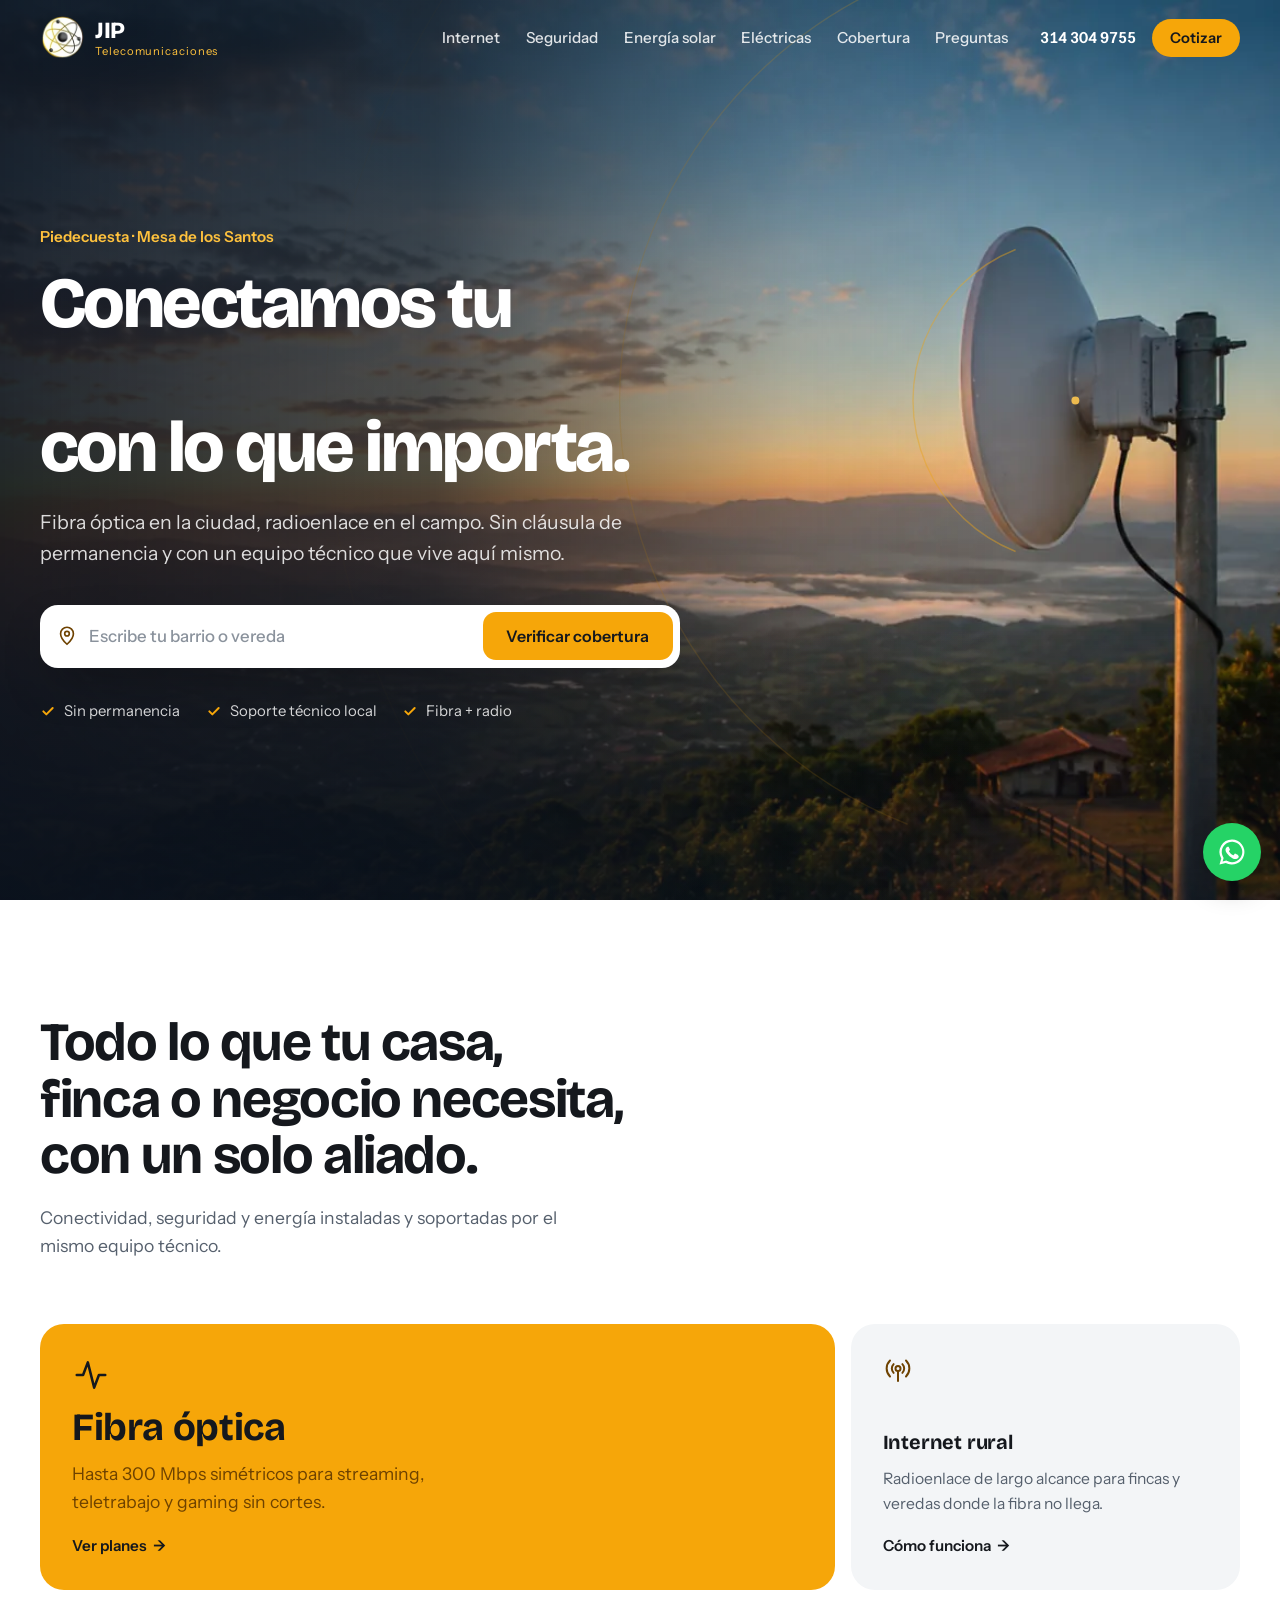
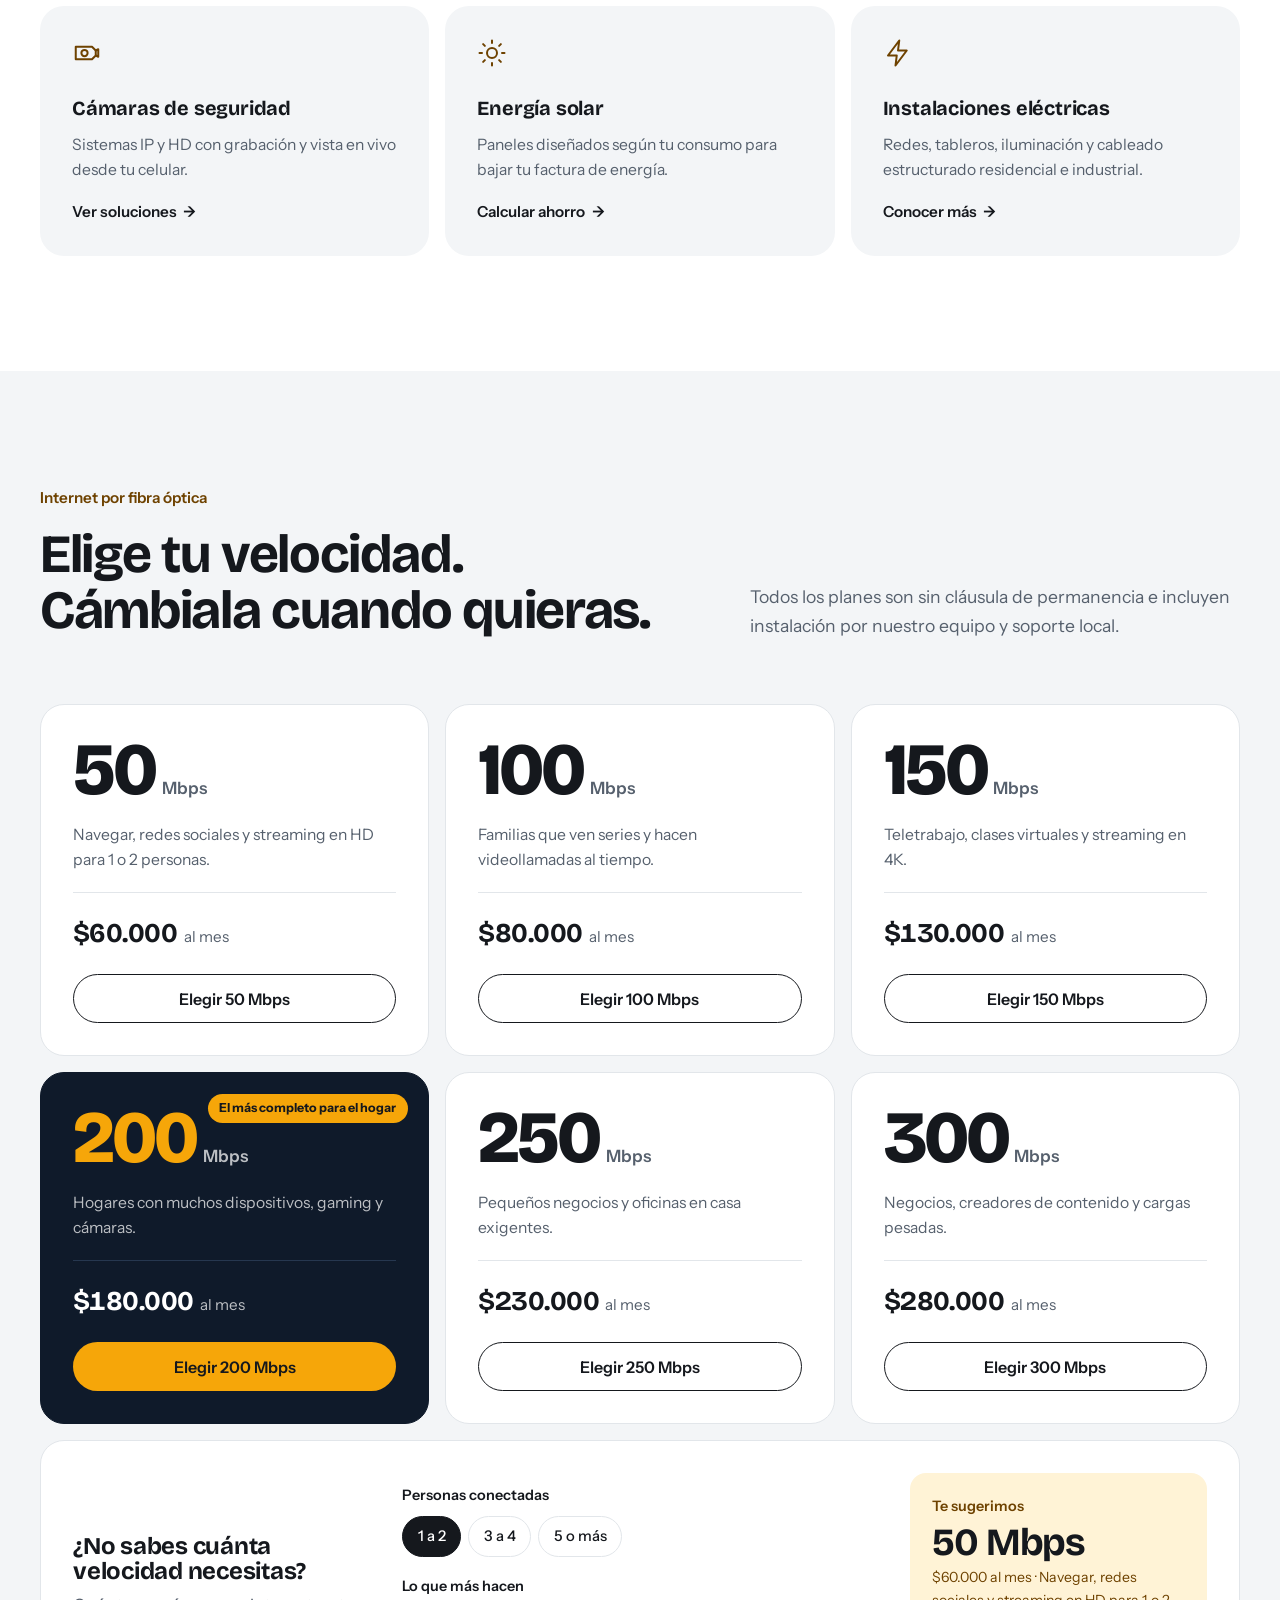
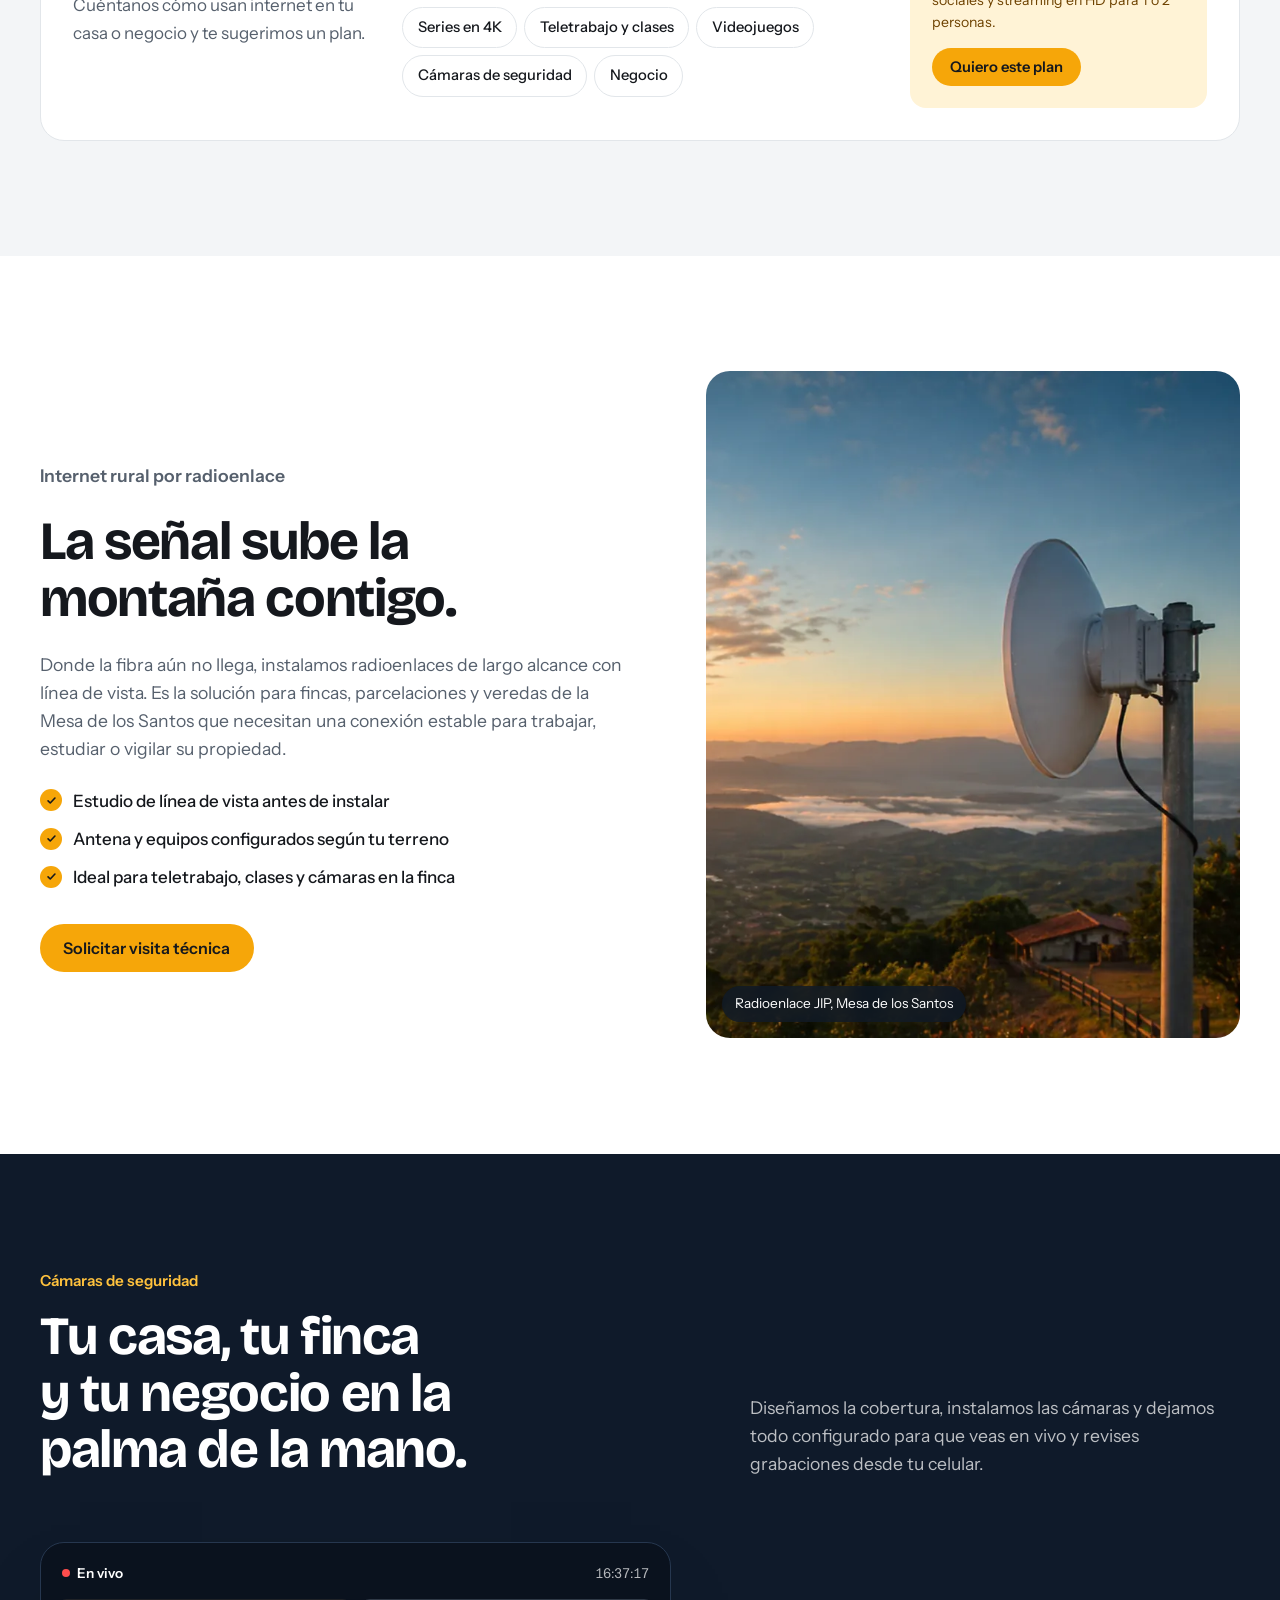
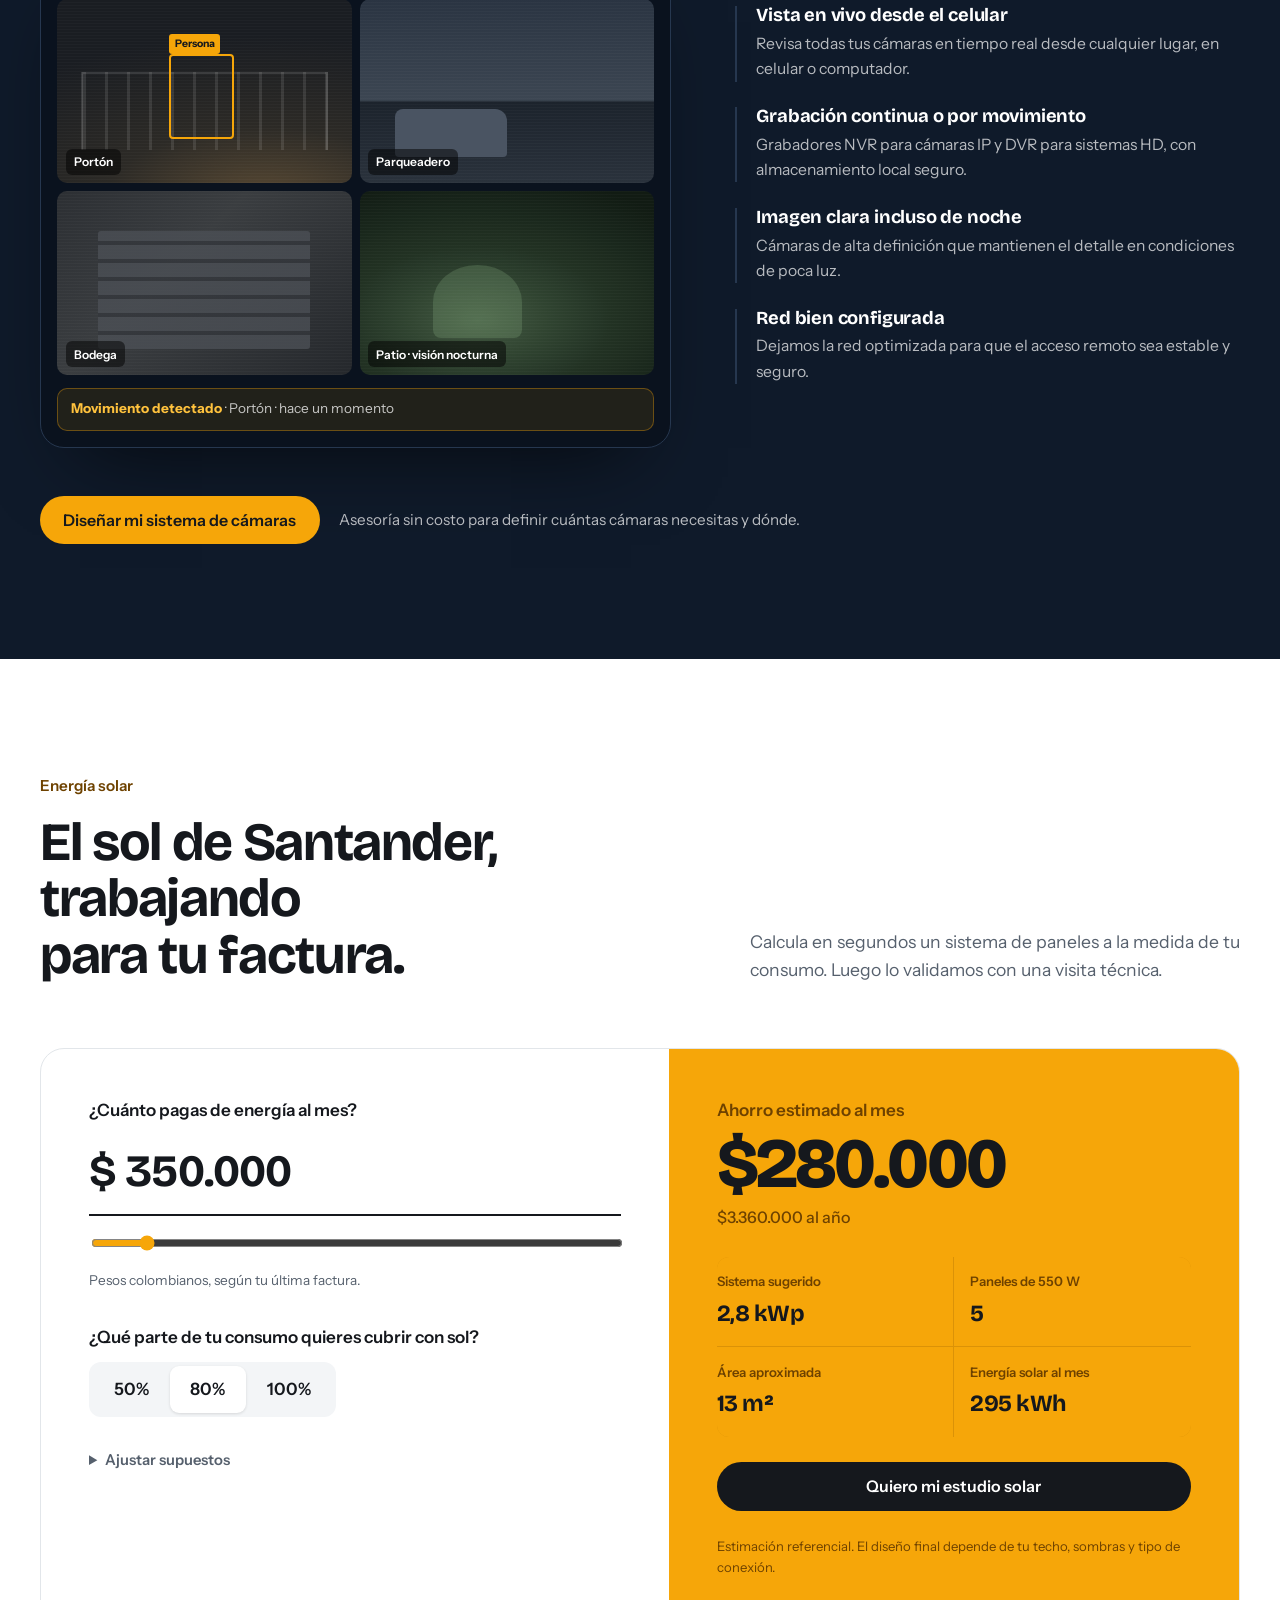
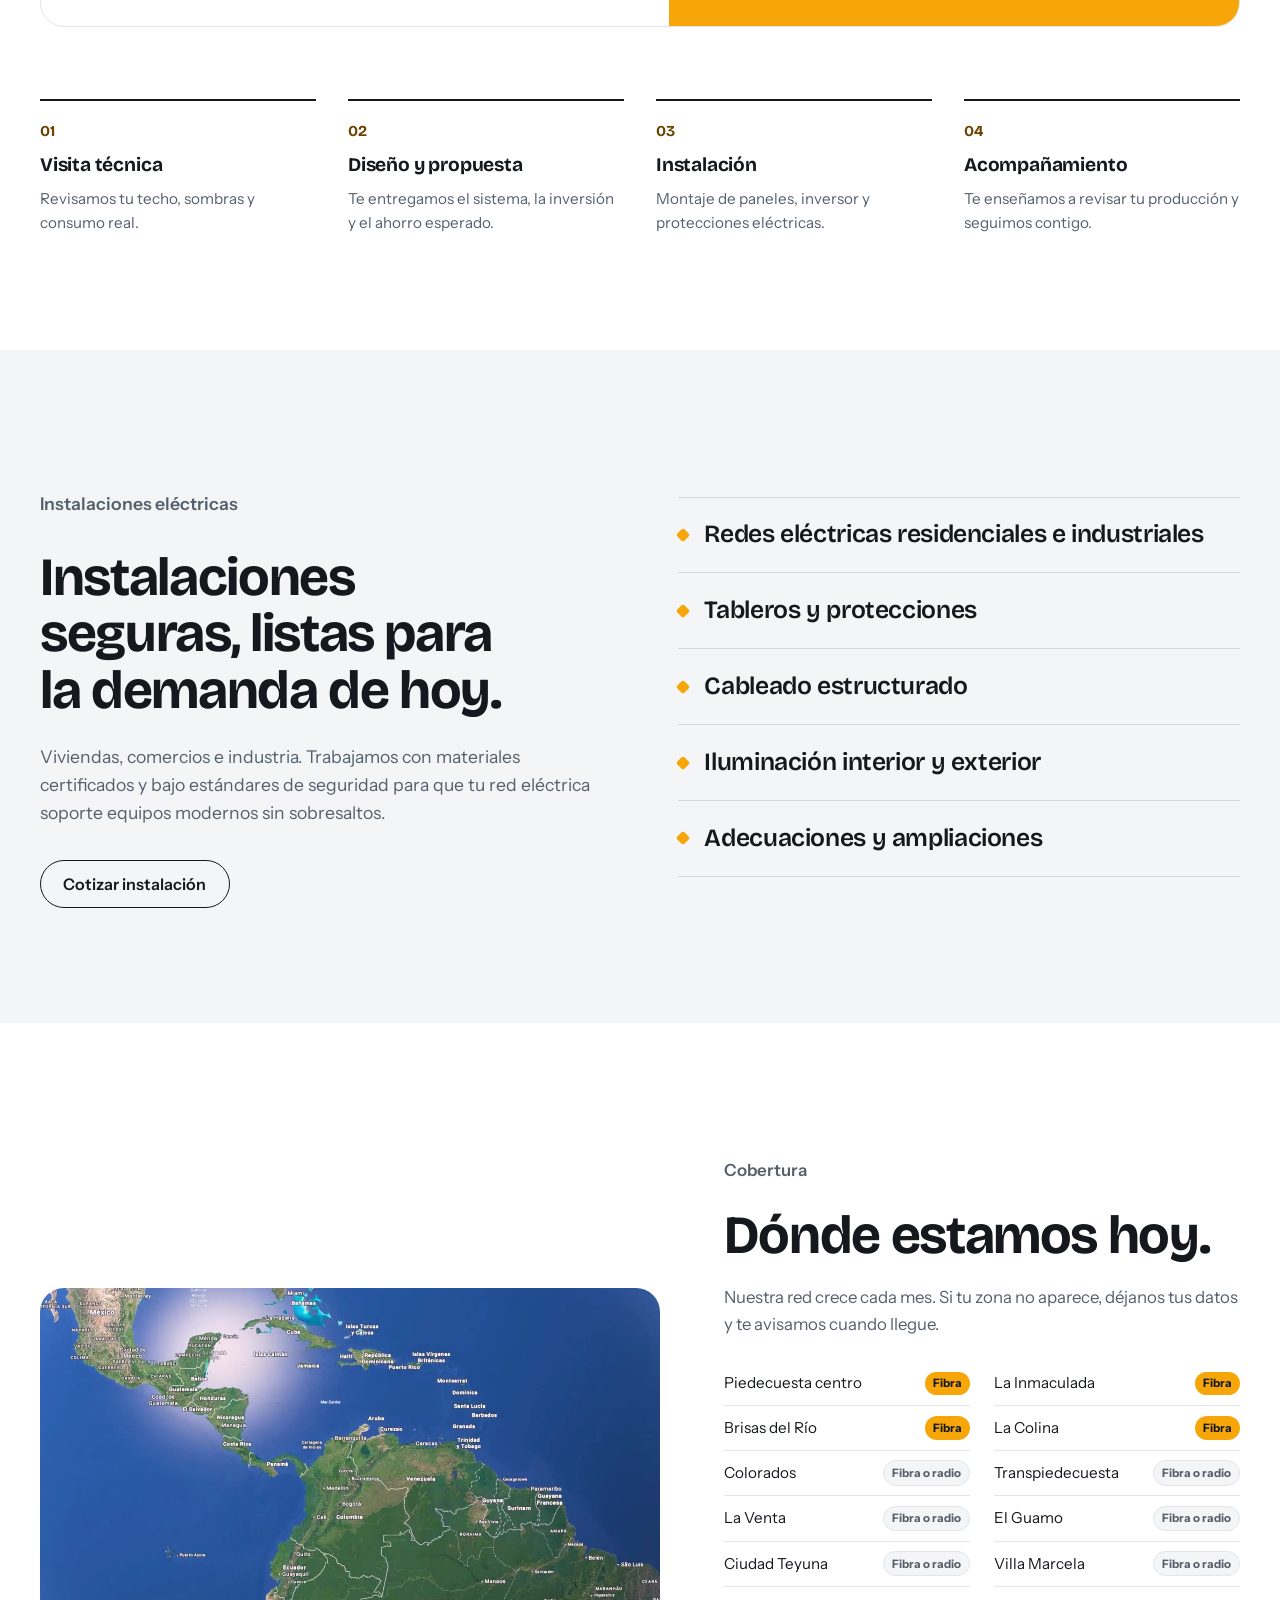
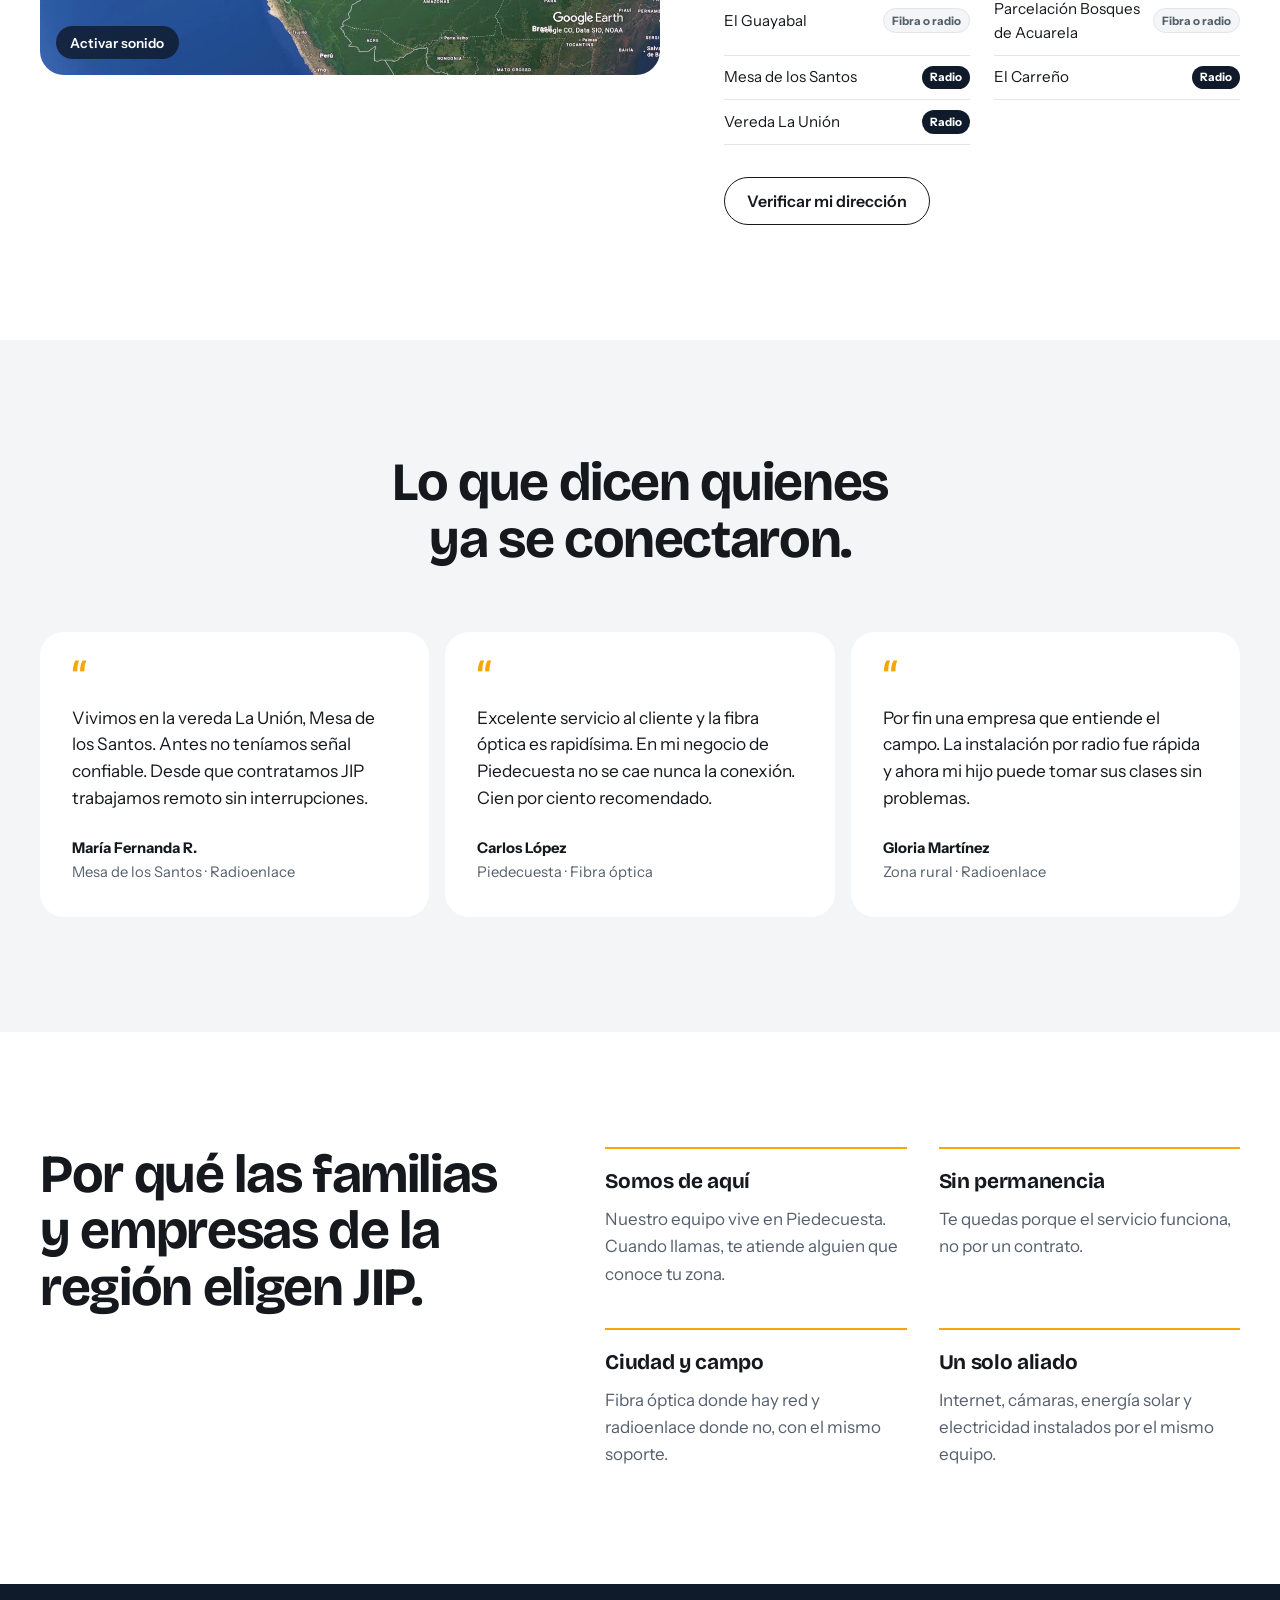
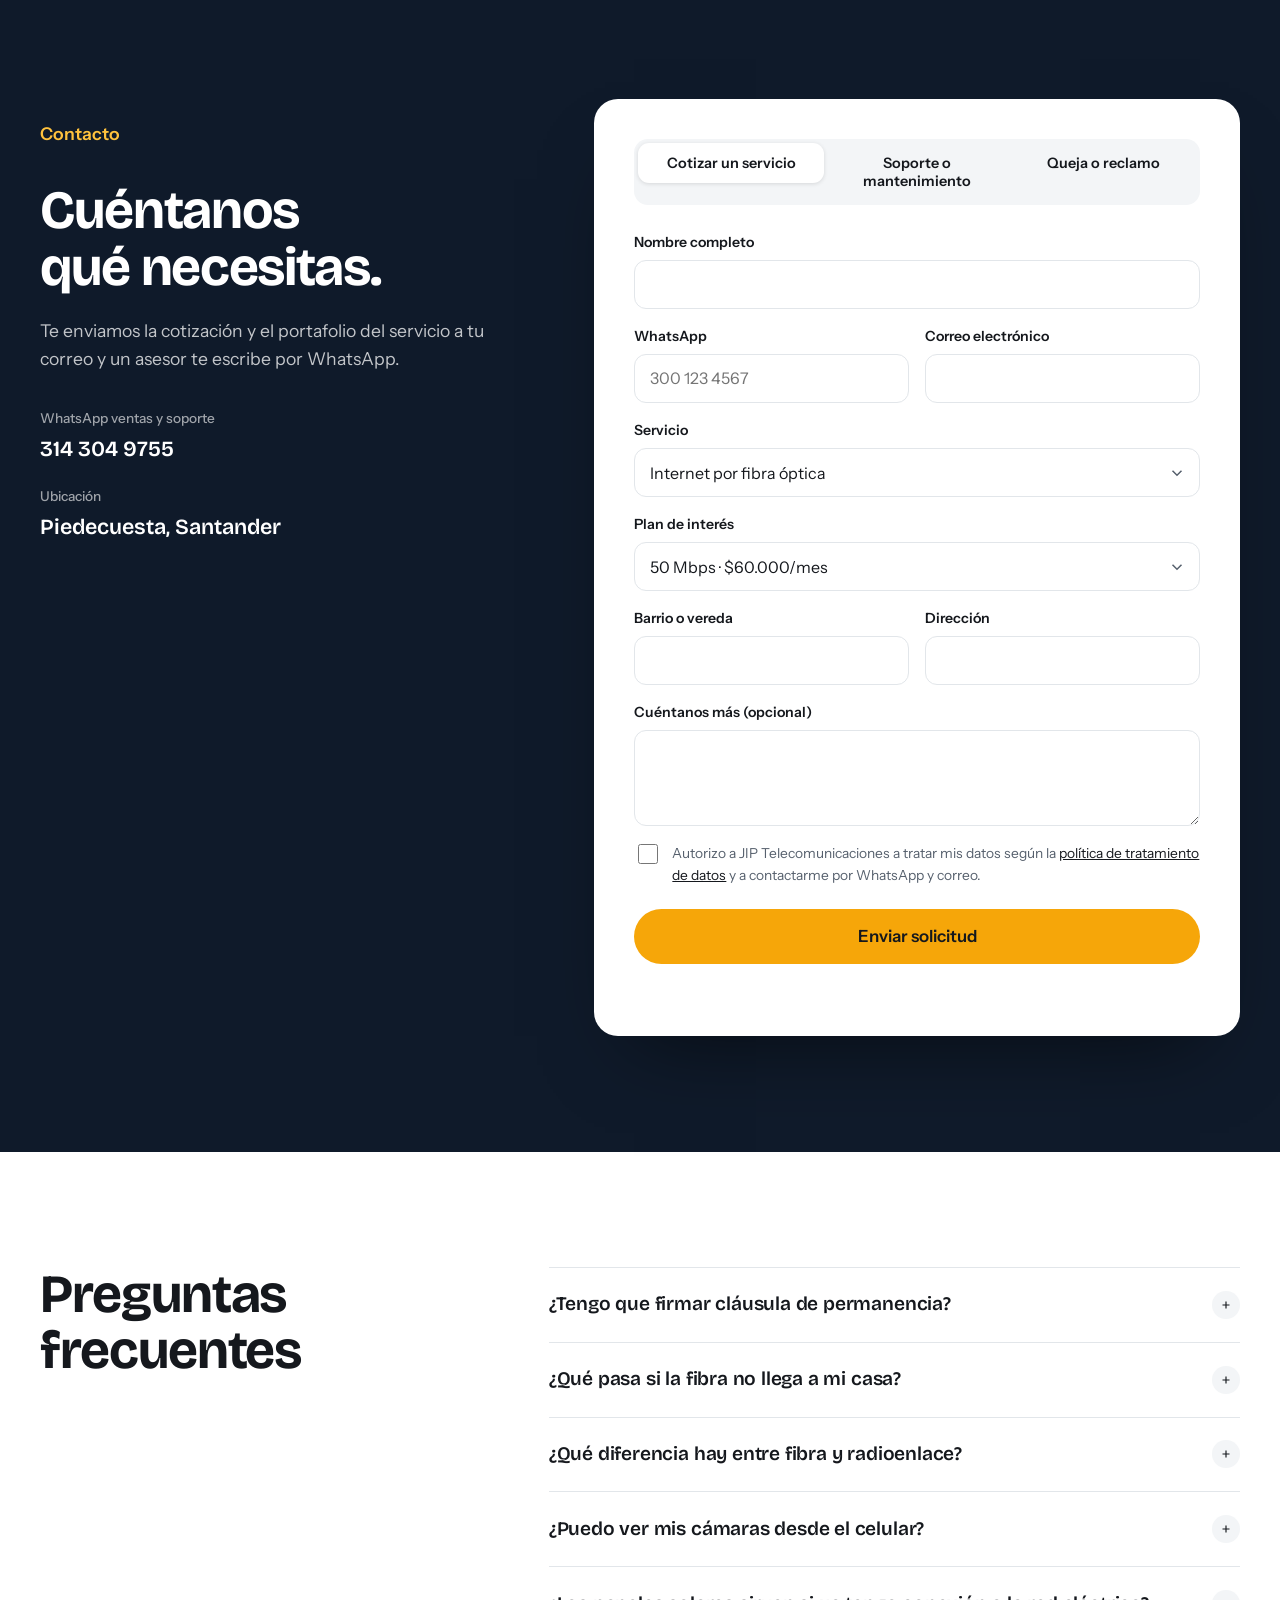
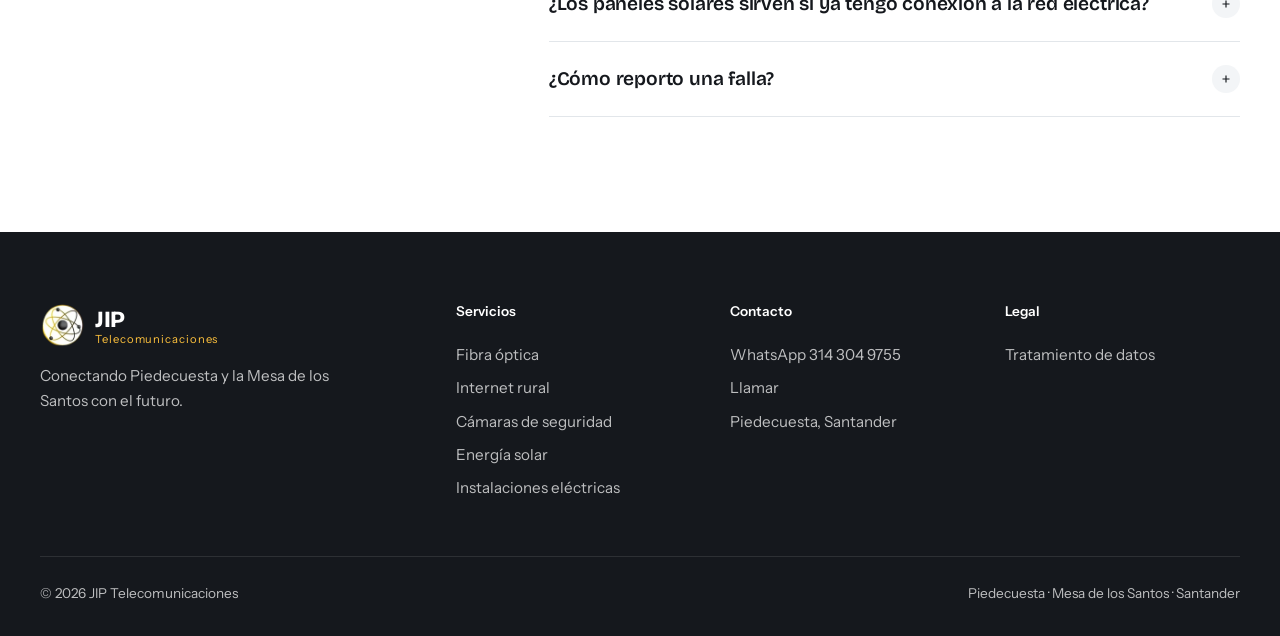
<file: index.html>
<!doctype html>
<html lang="es">
<head>
  <meta charset="utf-8">
  <meta name="viewport" content="width=device-width, initial-scale=1, viewport-fit=cover">
  <title>JIP Telecomunicaciones · Fibra óptica, internet rural, cámaras y energía solar en Piedecuesta</title>
  <meta name="description" content="Internet por fibra óptica en Piedecuesta y radioenlace en la Mesa de los Santos, sin cláusula de permanencia. Cámaras de seguridad, energía solar e instalaciones eléctricas con soporte local.">
  <meta name="theme-color" content="#0f1a2a">
  <meta property="og:title" content="JIP Telecomunicaciones">
  <meta property="og:description" content="Fibra óptica, internet rural, cámaras de seguridad y energía solar en Piedecuesta y la Mesa de los Santos.">
  <meta property="og:image" content="og.jpg">
  <meta property="og:type" content="website">
  <link rel="icon" href="favicon.png">
  <link rel="preconnect" href="https://fonts.googleapis.com">
  <link rel="preconnect" href="https://fonts.gstatic.com" crossorigin>
  <link href="https://fonts.googleapis.com/css2?family=Bricolage+Grotesque:opsz,wght@12..96,500;12..96,700;12..96,800&family=Instrument+Sans:wght@400;500;600&display=swap" rel="stylesheet">
  <link rel="preload" as="image" href="hero.webp" type="image/webp">
  <link rel="stylesheet" href="styles.css">
  <script type="application/ld+json">
  {
    "@context": "https://schema.org",
    "@type": "LocalBusiness",
    "name": "JIP Telecomunicaciones",
    "description": "Internet por fibra óptica y radioenlace, cámaras de seguridad, energía solar e instalaciones eléctricas.",
    "telephone": "+57 314 304 9755",
    "areaServed": ["Piedecuesta", "Mesa de los Santos"],
    "address": { "@type": "PostalAddress", "addressLocality": "Piedecuesta", "addressRegion": "Santander", "addressCountry": "CO" }
  }
  </script>
</head>
<body>
  <a class="skip" href="#contenido">Saltar al contenido</a>

  <!-- ══════════ ENCABEZADO ══════════ -->
  <header class="site-header" id="top">
    <div class="wrap header-inner">
      <a class="brand" href="#top" aria-label="JIP Telecomunicaciones, inicio">
        <img src="logo.webp" alt="" width="44" height="44">
        <span class="brand-text"><strong>JIP</strong><small>Telecomunicaciones</small></span>
      </a>
      <nav class="nav" id="nav" aria-label="Principal">
        <a href="#internet">Internet</a>
        <a href="#seguridad">Seguridad</a>
        <a href="#solar">Energía solar</a>
        <a href="#electricas">Eléctricas</a>
        <a href="#cobertura">Cobertura</a>
        <a href="#preguntas">Preguntas</a>
        <a class="nav-cta-mobile btn btn-yolk" href="#contacto">Cotizar</a>
      </nav>
      <div class="header-actions">
        <a class="header-phone" href="tel:+573143049755">314 304 9755</a>
        <a class="btn btn-yolk btn-sm" href="#contacto">Cotizar</a>
        <button class="menu-btn" id="menuBtn" aria-controls="nav" aria-expanded="false" aria-label="Abrir menú">
          <span></span><span></span>
        </button>
      </div>
    </div>
  </header>

  <!-- ══════════ HERO ══════════ -->
  <section class="hero" aria-labelledby="hero-title">
    <picture class="hero-media">
      <source media="(max-width: 760px)" srcset="hero-mobile.webp" type="image/webp">
      <source srcset="hero.webp" type="image/webp">
      <img src="hero.jpg" alt="Antena de radioenlace de JIP frente al atardecer sobre las montañas de Santander" width="1414" height="821" fetchpriority="high">
    </picture>
    <canvas class="hero-signal" id="heroSignal" aria-hidden="true"></canvas>
    <div class="hero-shade" aria-hidden="true"></div>

    <div class="wrap hero-inner">
      <p class="hero-kicker">Piedecuesta · Mesa de los Santos</p>
      <h1 id="hero-title">Conectamos tu <span class="rotator" id="rotator">hogar</span><br>con lo que importa.</h1>
      <p class="hero-sub">Fibra óptica en la ciudad, radioenlace en el campo. Sin cláusula de permanencia y con un equipo técnico que vive aquí mismo.</p>

      <form class="coverage" id="coverageForm" autocomplete="off" role="search" aria-label="Verificar cobertura">
        <label class="sr-only" for="coverageInput">Tu barrio, vereda o condominio</label>
        <svg class="coverage-pin" viewBox="0 0 24 24" aria-hidden="true"><path d="M12 21s-7-6.2-7-11.5A7 7 0 0 1 19 9.5C19 14.8 12 21 12 21Z"/><circle cx="12" cy="9.5" r="2.5"/></svg>
        <input id="coverageInput" list="zonas" placeholder="Escribe tu barrio o vereda" required>
        <datalist id="zonas"></datalist>
        <button class="btn btn-yolk" type="submit">Verificar cobertura</button>
      </form>
      <div class="coverage-result" id="coverageResult" role="status" aria-live="polite"></div>

      <ul class="hero-proof">
        <li>Sin permanencia</li>
        <li>Soporte técnico local</li>
        <li>Fibra + radio</li>
      </ul>
    </div>
  </section>

  <main id="contenido">

    <!-- ══════════ SERVICIOS ══════════ -->
    <section class="section services" aria-labelledby="services-title">
      <div class="wrap">
        <div class="section-head">
          <h2 id="services-title">Todo lo que tu casa, finca o negocio necesita, con un solo aliado.</h2>
          <p>Conectividad, seguridad y energía instaladas y soportadas por el mismo equipo técnico.</p>
        </div>
        <div class="service-grid">
          <a class="service-tile tile-feature" href="#internet">
            <svg class="ico" viewBox="0 0 24 24" aria-hidden="true"><path d="M3 12h4l3-8 4 16 3-8h4"/></svg>
            <h3>Fibra óptica</h3>
            <p>Hasta 300 Mbps simétricos para streaming, teletrabajo y gaming sin cortes.</p>
            <span class="tile-link">Ver planes</span>
          </a>
          <a class="service-tile" href="#rural">
            <svg class="ico" viewBox="0 0 24 24" aria-hidden="true"><path d="M12 20v-8"/><circle cx="12" cy="10" r="2"/><path d="M8.5 6.5a5 5 0 0 0 0 7M15.5 6.5a5 5 0 0 1 0 7M5.6 3.6a9 9 0 0 0 0 12.8M18.4 3.6a9 9 0 0 1 0 12.8"/></svg>
            <h3>Internet rural</h3>
            <p>Radioenlace de largo alcance para fincas y veredas donde la fibra no llega.</p>
            <span class="tile-link">Cómo funciona</span>
          </a>
          <a class="service-tile" href="#seguridad">
            <svg class="ico" viewBox="0 0 24 24" aria-hidden="true"><path d="M3 7h13l3 3v4l-3 3H3z"/><circle cx="10" cy="12" r="2.5"/><path d="M19 10l2-1v6l-2-1"/></svg>
            <h3>Cámaras de seguridad</h3>
            <p>Sistemas IP y HD con grabación y vista en vivo desde tu celular.</p>
            <span class="tile-link">Ver soluciones</span>
          </a>
          <a class="service-tile" href="#solar">
            <svg class="ico" viewBox="0 0 24 24" aria-hidden="true"><circle cx="12" cy="12" r="4"/><path d="M12 2v2M12 20v2M4.9 4.9l1.4 1.4M17.7 17.7l1.4 1.4M2 12h2M20 12h2M4.9 19.1l1.4-1.4M17.7 6.3l1.4-1.4"/></svg>
            <h3>Energía solar</h3>
            <p>Paneles diseñados según tu consumo para bajar tu factura de energía.</p>
            <span class="tile-link">Calcular ahorro</span>
          </a>
          <a class="service-tile" href="#electricas">
            <svg class="ico" viewBox="0 0 24 24" aria-hidden="true"><path d="M13 2 4 14h7l-1 8 9-12h-7z"/></svg>
            <h3>Instalaciones eléctricas</h3>
            <p>Redes, tableros, iluminación y cableado estructurado residencial e industrial.</p>
            <span class="tile-link">Conocer más</span>
          </a>
        </div>
      </div>
    </section>

    <!-- ══════════ INTERNET / PLANES ══════════ -->
    <section class="section plans-section" id="internet" aria-labelledby="plans-title">
      <div class="wrap">
        <div class="section-head section-head-split">
          <div>
            <p class="eyebrow">Internet por fibra óptica</p>
            <h2 id="plans-title">Elige tu velocidad. Cámbiala cuando quieras.</h2>
          </div>
          <p>Todos los planes son sin cláusula de permanencia e incluyen instalación por nuestro equipo y soporte local.</p>
        </div>

        <div class="plans" id="plans" aria-roledescription="carrusel" aria-label="Planes de fibra óptica">
          <!-- Las tarjetas se generan desde main.js (PLANES) para mantener un solo lugar de precios -->
        </div>
        <div class="carousel-nav" aria-label="Navegación de planes">
          <button class="carousel-arrow" type="button" id="planPrev" aria-label="Plan anterior">←</button>
          <div class="carousel-dots" id="planDots"></div>
          <button class="carousel-arrow" type="button" id="planNext" aria-label="Plan siguiente">→</button>
        </div>
        <p class="carousel-hint" id="planHint" aria-live="polite">Desliza para ver más planes</p>

        <div class="advisor" id="advisor">
          <div class="advisor-copy">
            <h3>¿No sabes cuánta velocidad necesitas?</h3>
            <p>Cuéntanos cómo usan internet en tu casa o negocio y te sugerimos un plan.</p>
          </div>
          <form class="advisor-form" id="advisorForm">
            <fieldset>
              <legend>Personas conectadas</legend>
              <div class="chips">
                <label><input type="radio" name="people" value="1" checked><span>1 a 2</span></label>
                <label><input type="radio" name="people" value="2"><span>3 a 4</span></label>
                <label><input type="radio" name="people" value="3"><span>5 o más</span></label>
              </div>
            </fieldset>
            <fieldset>
              <legend>Lo que más hacen</legend>
              <div class="chips">
                <label><input type="checkbox" name="use" value="streaming"><span>Series en 4K</span></label>
                <label><input type="checkbox" name="use" value="work"><span>Teletrabajo y clases</span></label>
                <label><input type="checkbox" name="use" value="gaming"><span>Videojuegos</span></label>
                <label><input type="checkbox" name="use" value="cams"><span>Cámaras de seguridad</span></label>
                <label><input type="checkbox" name="use" value="business"><span>Negocio</span></label>
              </div>
            </fieldset>
          </form>
          <div class="advisor-result" id="advisorResult" aria-live="polite"></div>
        </div>
      </div>
    </section>

    <!-- ══════════ INTERNET RURAL ══════════ -->
    <section class="section rural" id="rural" aria-labelledby="rural-title">
      <div class="wrap rural-grid">
        <div class="rural-copy">
          <p class="eyebrow">Internet rural por radioenlace</p>
          <h2 id="rural-title">La señal sube la montaña contigo.</h2>
          <p>Donde la fibra aún no llega, instalamos radioenlaces de largo alcance con línea de vista. Es la solución para fincas, parcelaciones y veredas de la Mesa de los Santos que necesitan una conexión estable para trabajar, estudiar o vigilar su propiedad.</p>
          <ul class="checks">
            <li>Estudio de línea de vista antes de instalar</li>
            <li>Antena y equipos configurados según tu terreno</li>
            <li>Ideal para teletrabajo, clases y cámaras en la finca</li>
          </ul>
          <a class="btn btn-yolk" href="#contacto" data-service="internet-rural">Solicitar visita técnica</a>
        </div>
        <figure class="rural-figure">
          <img src="rural.webp" alt="Antena de radioenlace instalada en una finca de la Mesa de los Santos" loading="lazy" width="720" height="900">
          <figcaption>Radioenlace JIP, Mesa de los Santos</figcaption>
        </figure>
      </div>
    </section>

    <!-- ══════════ SEGURIDAD ══════════ -->
    <section class="section dark security" id="seguridad" aria-labelledby="security-title">
      <div class="wrap">
        <div class="section-head section-head-split">
          <div>
            <p class="eyebrow">Cámaras de seguridad</p>
            <h2 id="security-title">Tu casa, tu finca y tu negocio en la palma de la mano.</h2>
          </div>
          <p>Diseñamos la cobertura, instalamos las cámaras y dejamos todo configurado para que veas en vivo y revises grabaciones desde tu celular.</p>
        </div>

        <div class="security-grid">
          <div class="live-view" aria-label="Ejemplo de vista en vivo de cuatro cámaras" role="img">
            <div class="live-bar">
              <span class="live-dot">En vivo</span>
              <span class="live-clock" id="liveClock">--:--:--</span>
            </div>
            <div class="cams">
              <div class="cam cam-1"><span class="cam-label">Portón</span><span class="motion" aria-hidden="true"></span></div>
              <div class="cam cam-2"><span class="cam-label">Parqueadero</span></div>
              <div class="cam cam-3"><span class="cam-label">Bodega</span></div>
              <div class="cam cam-4"><span class="cam-label">Patio · visión nocturna</span></div>
            </div>
            <div class="live-alert"><strong>Movimiento detectado</strong> · Portón · hace un momento</div>
          </div>

          <ul class="feature-list">
            <li>
              <h3>Vista en vivo desde el celular</h3>
              <p>Revisa todas tus cámaras en tiempo real desde cualquier lugar, en celular o computador.</p>
            </li>
            <li>
              <h3>Grabación continua o por movimiento</h3>
              <p>Grabadores NVR para cámaras IP y DVR para sistemas HD, con almacenamiento local seguro.</p>
            </li>
            <li>
              <h3>Imagen clara incluso de noche</h3>
              <p>Cámaras de alta definición que mantienen el detalle en condiciones de poca luz.</p>
            </li>
            <li>
              <h3>Red bien configurada</h3>
              <p>Dejamos la red optimizada para que el acceso remoto sea estable y seguro.</p>
            </li>
          </ul>
        </div>
        <div class="security-cta">
          <a class="btn btn-yolk" href="#contacto" data-service="cctv">Diseñar mi sistema de cámaras</a>
          <span>Asesoría sin costo para definir cuántas cámaras necesitas y dónde.</span>
        </div>
      </div>
    </section>

    <!-- ══════════ ENERGÍA SOLAR ══════════ -->
    <section class="section solar" id="solar" aria-labelledby="solar-title">
      <div class="wrap">
        <div class="section-head section-head-split">
          <div>
            <p class="eyebrow">Energía solar</p>
            <h2 id="solar-title">El sol de Santander, trabajando para tu factura.</h2>
          </div>
          <p>Calcula en segundos un sistema de paneles a la medida de tu consumo. Luego lo validamos con una visita técnica.</p>
        </div>

        <div class="calc">
          <form class="calc-inputs" id="solarForm">
            <label class="field">
              <span>¿Cuánto pagas de energía al mes?</span>
              <div class="money">
                <span aria-hidden="true">$</span>
                <input id="bill" inputmode="numeric" value="350.000" aria-describedby="billHint">
              </div>
              <input type="range" id="billRange" min="80000" max="3000000" step="10000" value="350000" aria-label="Factura mensual">
              <small id="billHint">Pesos colombianos, según tu última factura.</small>
            </label>
            <label class="field">
              <span>¿Qué parte de tu consumo quieres cubrir con sol?</span>
              <div class="seg" role="radiogroup" aria-label="Cobertura solar">
                <label><input type="radio" name="cover" value="0.5"><span>50%</span></label>
                <label><input type="radio" name="cover" value="0.8" checked><span>80%</span></label>
                <label><input type="radio" name="cover" value="1"><span>100%</span></label>
              </div>
            </label>
            <details class="calc-advanced">
              <summary>Ajustar supuestos</summary>
              <label class="field-inline">Tarifa (COP por kWh)<input id="tariff" type="number" value="950" min="300" max="2500"></label>
              <label class="field-inline">Horas de sol pico al día<input id="hsp" type="number" value="4.5" step="0.1" min="2" max="7"></label>
            </details>
          </form>

          <div class="calc-output" aria-live="polite">
            <div class="calc-main">
              <span>Ahorro estimado al mes</span>
              <strong id="outSaving">$0</strong>
              <small id="outYear">$0 al año</small>
            </div>
            <dl class="calc-stats">
              <div><dt>Sistema sugerido</dt><dd id="outKwp">0 kWp</dd></div>
              <div><dt>Paneles de 550 W</dt><dd id="outPanels">0</dd></div>
              <div><dt>Área aproximada</dt><dd id="outArea">0 m²</dd></div>
              <div><dt>Energía solar al mes</dt><dd id="outKwh">0 kWh</dd></div>
            </dl>
            <a class="btn btn-yolk btn-block" href="#contacto" data-service="energia-solar" id="solarCta">Quiero mi estudio solar</a>
            <p class="calc-note">Estimación referencial. El diseño final depende de tu techo, sombras y tipo de conexión.</p>
          </div>
        </div>

        <ol class="steps">
          <li><strong>Visita técnica</strong><span>Revisamos tu techo, sombras y consumo real.</span></li>
          <li><strong>Diseño y propuesta</strong><span>Te entregamos el sistema, la inversión y el ahorro esperado.</span></li>
          <li><strong>Instalación</strong><span>Montaje de paneles, inversor y protecciones eléctricas.</span></li>
          <li><strong>Acompañamiento</strong><span>Te enseñamos a revisar tu producción y seguimos contigo.</span></li>
        </ol>
      </div>
    </section>

    <!-- ══════════ ELÉCTRICAS ══════════ -->
    <section class="section electric" id="electricas" aria-labelledby="electric-title">
      <div class="wrap electric-grid">
        <div>
          <p class="eyebrow">Instalaciones eléctricas</p>
          <h2 id="electric-title">Instalaciones seguras, listas para la demanda de hoy.</h2>
          <p>Viviendas, comercios e industria. Trabajamos con materiales certificados y bajo estándares de seguridad para que tu red eléctrica soporte equipos modernos sin sobresaltos.</p>
          <a class="btn btn-outline" href="#contacto" data-service="instalaciones-electricas">Cotizar instalación</a>
        </div>
        <ul class="electric-list">
          <li>Redes eléctricas residenciales e industriales</li>
          <li>Tableros y protecciones</li>
          <li>Cableado estructurado</li>
          <li>Iluminación interior y exterior</li>
          <li>Adecuaciones y ampliaciones</li>
        </ul>
      </div>
    </section>

    <!-- ══════════ COBERTURA ══════════ -->
    <section class="section coverage-section" id="cobertura" aria-labelledby="coverage-title">
      <div class="wrap coverage-grid">
        <div class="video-frame">
          <video id="coverageVideo" muted loop playsinline preload="none" poster="cobertura-poster.jpg" aria-label="Recorrido aéreo por las zonas con cobertura de JIP">
            <source src="cobertura.mp4" type="video/mp4">
          </video>
          <button class="sound-btn" id="soundBtn" type="button" aria-pressed="false">Activar sonido</button>
        </div>
        <div>
          <p class="eyebrow">Cobertura</p>
          <h2 id="coverage-title">Dónde estamos hoy.</h2>
          <p>Nuestra red crece cada mes. Si tu zona no aparece, déjanos tus datos y te avisamos cuando llegue.</p>
          <ul class="zone-list" id="zoneList"></ul>
          <a class="btn btn-outline" href="#top" id="checkAgain">Verificar mi dirección</a>
        </div>
      </div>
    </section>

    <!-- ══════════ TESTIMONIOS ══════════ -->
    <section class="section testimonials" aria-labelledby="t-title">
      <div class="wrap">
        <h2 id="t-title" class="center">Lo que dicen quienes ya se conectaron.</h2>
        <div class="quotes">
          <figure>
            <blockquote>Vivimos en la vereda La Unión, Mesa de los Santos. Antes no teníamos señal confiable. Desde que contratamos JIP trabajamos remoto sin interrupciones.</blockquote>
            <figcaption><strong>María Fernanda R.</strong><span>Mesa de los Santos · Radioenlace</span></figcaption>
          </figure>
          <figure>
            <blockquote>Excelente servicio al cliente y la fibra óptica es rapidísima. En mi negocio de Piedecuesta no se cae nunca la conexión. Cien por ciento recomendado.</blockquote>
            <figcaption><strong>Carlos López</strong><span>Piedecuesta · Fibra óptica</span></figcaption>
          </figure>
          <figure>
            <blockquote>Por fin una empresa que entiende el campo. La instalación por radio fue rápida y ahora mi hijo puede tomar sus clases sin problemas.</blockquote>
            <figcaption><strong>Gloria Martínez</strong><span>Zona rural · Radioenlace</span></figcaption>
          </figure>
        </div>
      </div>
    </section>

    <!-- ══════════ POR QUÉ JIP ══════════ -->
    <section class="section why" aria-labelledby="why-title">
      <div class="wrap why-grid">
        <h2 id="why-title">Por qué las familias y empresas de la región eligen JIP.</h2>
        <dl class="why-list">
          <div><dt>Somos de aquí</dt><dd>Nuestro equipo vive en Piedecuesta. Cuando llamas, te atiende alguien que conoce tu zona.</dd></div>
          <div><dt>Sin permanencia</dt><dd>Te quedas porque el servicio funciona, no por un contrato.</dd></div>
          <div><dt>Ciudad y campo</dt><dd>Fibra óptica donde hay red y radioenlace donde no, con el mismo soporte.</dd></div>
          <div><dt>Un solo aliado</dt><dd>Internet, cámaras, energía solar y electricidad instalados por el mismo equipo.</dd></div>
        </dl>
      </div>
    </section>

    <!-- ══════════ CONTACTO / FORMULARIO LEADFLOW ══════════ -->
    <section class="section dark contact" id="contacto" aria-labelledby="contact-title">
      <div class="wrap contact-grid">
        <div class="contact-copy">
          <p class="eyebrow">Contacto</p>
          <h2 id="contact-title">Cuéntanos qué necesitas.</h2>
          <p>Te enviamos la cotización y el portafolio del servicio a tu correo y un asesor te escribe por WhatsApp.</p>
          <ul class="contact-points">
            <li><span>WhatsApp ventas y soporte</span><a href="https://wa.me/573143049755" target="_blank" rel="noopener">314 304 9755</a></li>
            <li><span>Ubicación</span>Piedecuesta, Santander</li>
          </ul>
        </div>

        <form class="lead-form" id="leadForm" novalidate>
          <fieldset class="type-switch">
            <legend class="sr-only">¿Qué necesitas?</legend>
            <label><input type="radio" name="kind" value="cotizacion" checked><span>Cotizar un servicio</span></label>
            <label><input type="radio" name="kind" value="soporte"><span>Soporte o mantenimiento</span></label>
            <label><input type="radio" name="kind" value="pqr"><span>Queja o reclamo</span></label>
          </fieldset>

          <div class="form-grid">
            <label class="f f-full">
              <span>Nombre completo</span>
              <input name="name" autocomplete="name" required>
            </label>
            <label class="f">
              <span>WhatsApp</span>
              <input name="phone" type="tel" inputmode="tel" autocomplete="tel" placeholder="300 123 4567" required>
            </label>
            <label class="f">
              <span>Correo electrónico</span>
              <input name="email" type="email" autocomplete="email" required>
            </label>

            <label class="f f-full">
              <span>Servicio</span>
              <select name="service" id="serviceSelect" required>
                <option value="fibra-optica">Internet por fibra óptica</option>
                <option value="internet-rural">Internet rural (radioenlace)</option>
                <option value="cctv">Cámaras de seguridad</option>
                <option value="energia-solar">Energía solar</option>
                <option value="instalaciones-electricas">Instalaciones eléctricas</option>
              </select>
            </label>

            <label class="f f-full" data-show="plan">
              <span>Plan de interés</span>
              <select name="plan" id="planSelect"></select>
            </label>

            <fieldset class="f f-full" data-show="support" hidden>
              <legend>Tipo de servicio técnico</legend>
              <div class="chips">
                <label><input type="radio" name="support_type" value="mantenimiento_correctivo" checked><span>Tengo una falla</span></label>
                <label><input type="radio" name="support_type" value="mantenimiento_preventivo"><span>Mantenimiento preventivo</span></label>
              </div>
            </fieldset>

            <label class="f">
              <span>Barrio o vereda</span>
              <input name="barrio" id="barrioInput" list="zonas">
            </label>
            <label class="f">
              <span>Dirección</span>
              <input name="direccion" autocomplete="street-address">
            </label>

            <label class="f f-full">
              <span id="messageLabel">Cuéntanos más (opcional)</span>
              <textarea name="message" rows="3"></textarea>
            </label>

            <input class="hp" name="website" tabindex="-1" autocomplete="off" aria-hidden="true">

            <label class="consent f-full">
              <input type="checkbox" name="opt_in" required>
              <span>Autorizo a JIP Telecomunicaciones a tratar mis datos según la <a href="privacidad.html" target="_blank">política de tratamiento de datos</a> y a contactarme por WhatsApp y correo.</span>
            </label>
          </div>

          <button class="btn btn-yolk btn-block btn-lg" type="submit" id="leadSubmit">Enviar solicitud</button>
          <p class="form-status" id="formStatus" role="status" aria-live="polite"></p>
        </form>

        <div class="lead-done" id="leadDone" hidden tabindex="-1">
          <svg viewBox="0 0 48 48" aria-hidden="true"><circle cx="24" cy="24" r="22"/><path d="m14 25 7 7 14-15"/></svg>
          <h3 id="doneTitle">¡Recibimos tu solicitud!</h3>
          <p id="doneText">Revisa tu correo: te enviamos la información. Un asesor te escribirá por WhatsApp.</p>
          <button class="btn btn-outline" type="button" id="leadAgain">Enviar otra solicitud</button>
        </div>
      </div>
    </section>

    <!-- ══════════ PREGUNTAS ══════════ -->
    <section class="section faq" id="preguntas" aria-labelledby="faq-title">
      <div class="wrap faq-grid">
        <h2 id="faq-title">Preguntas frecuentes</h2>
        <div class="faq-list">
          <details>
            <summary>¿Tengo que firmar cláusula de permanencia?</summary>
            <p>No. Todos nuestros planes de internet son sin permanencia. Puedes cambiar de plan o cancelar cuando lo necesites.</p>
          </details>
          <details>
            <summary>¿Qué pasa si la fibra no llega a mi casa?</summary>
            <p>Si estás en zona rural o la fibra aún no pasa por tu calle, evaluamos un radioenlace. Hacemos un estudio de línea de vista para confirmar que la conexión será estable antes de instalar.</p>
          </details>
          <details>
            <summary>¿Qué diferencia hay entre fibra y radioenlace?</summary>
            <p>La fibra llega por cable de vidrio hasta tu casa y ofrece la mayor velocidad y estabilidad. El radioenlace usa antenas con línea de vista y es la mejor alternativa para fincas y veredas.</p>
          </details>
          <details>
            <summary>¿Puedo ver mis cámaras desde el celular?</summary>
            <p>Sí. Dejamos el sistema configurado para que veas en vivo y revises grabaciones desde tu celular o computador, estés donde estés.</p>
          </details>
          <details>
            <summary>¿Los paneles solares sirven si ya tengo conexión a la red eléctrica?</summary>
            <p>Sí. En la visita técnica revisamos tu consumo y tu techo y te proponemos el sistema adecuado, conectado a la red o con respaldo, según lo que necesites.</p>
          </details>
          <details>
            <summary>¿Cómo reporto una falla?</summary>
            <p>Elige “Soporte o mantenimiento” en el formulario o escríbenos por WhatsApp al 314 304 9755. Recibirás un número de radicado para hacer seguimiento.</p>
          </details>
        </div>
      </div>
    </section>
  </main>

  <!-- ══════════ PIE ══════════ -->
  <footer class="footer">
    <div class="wrap footer-grid">
      <div class="footer-brand">
        <a class="brand" href="#top">
          <img src="logo.webp" alt="" width="40" height="40">
          <span class="brand-text"><strong>JIP</strong><small>Telecomunicaciones</small></span>
        </a>
        <p>Conectando Piedecuesta y la Mesa de los Santos con el futuro.</p>
      </div>
      <div>
        <h3>Servicios</h3>
        <a href="#internet">Fibra óptica</a>
        <a href="#rural">Internet rural</a>
        <a href="#seguridad">Cámaras de seguridad</a>
        <a href="#solar">Energía solar</a>
        <a href="#electricas">Instalaciones eléctricas</a>
      </div>
      <div>
        <h3>Contacto</h3>
        <a href="https://wa.me/573143049755" target="_blank" rel="noopener">WhatsApp 314 304 9755</a>
        <a href="tel:+573143049755">Llamar</a>
        <span>Piedecuesta, Santander</span>
      </div>
      <div>
        <h3>Legal</h3>
        <a href="privacidad.html">Tratamiento de datos</a>
        <div class="socials" id="socials"></div>
      </div>
    </div>
    <div class="wrap footer-base">
      <span>© <span id="year">2026</span> JIP Telecomunicaciones</span>
      <span>Piedecuesta · Mesa de los Santos · Santander</span>
    </div>
  </footer>

  <a class="wa-float" href="https://wa.me/573143049755?text=Hola%2C%20quiero%20informaci%C3%B3n" target="_blank" rel="noopener" aria-label="Escríbenos por WhatsApp">
    <svg viewBox="0 0 24 24" aria-hidden="true"><path d="M12 2a10 10 0 0 0-8.6 15.1L2 22l5-1.3A10 10 0 1 0 12 2Zm0 18.2a8.2 8.2 0 0 1-4.2-1.2l-.3-.2-3 .8.8-2.9-.2-.3A8.2 8.2 0 1 1 12 20.2Zm4.5-6.1c-.2-.1-1.5-.7-1.7-.8s-.4-.1-.6.1-.7.8-.8 1-.3.2-.5.1a6.7 6.7 0 0 1-3.3-2.9c-.2-.4.2-.4.7-1.2a.4.4 0 0 0 0-.4l-.8-1.8c-.2-.5-.4-.4-.6-.4h-.5a1 1 0 0 0-.7.3 2.9 2.9 0 0 0-.9 2.2 5.1 5.1 0 0 0 1.1 2.7 11.6 11.6 0 0 0 4.4 3.9c1.6.7 2.3.8 3.1.6a2.7 2.7 0 0 0 1.8-1.2 2.2 2.2 0 0 0 .1-1.2c0-.1-.2-.2-.4-.3Z"/></svg>
  </a>

  <script src="config.js"></script>
  <script src="main.js" defer></script>
</body>
</html>
</file>
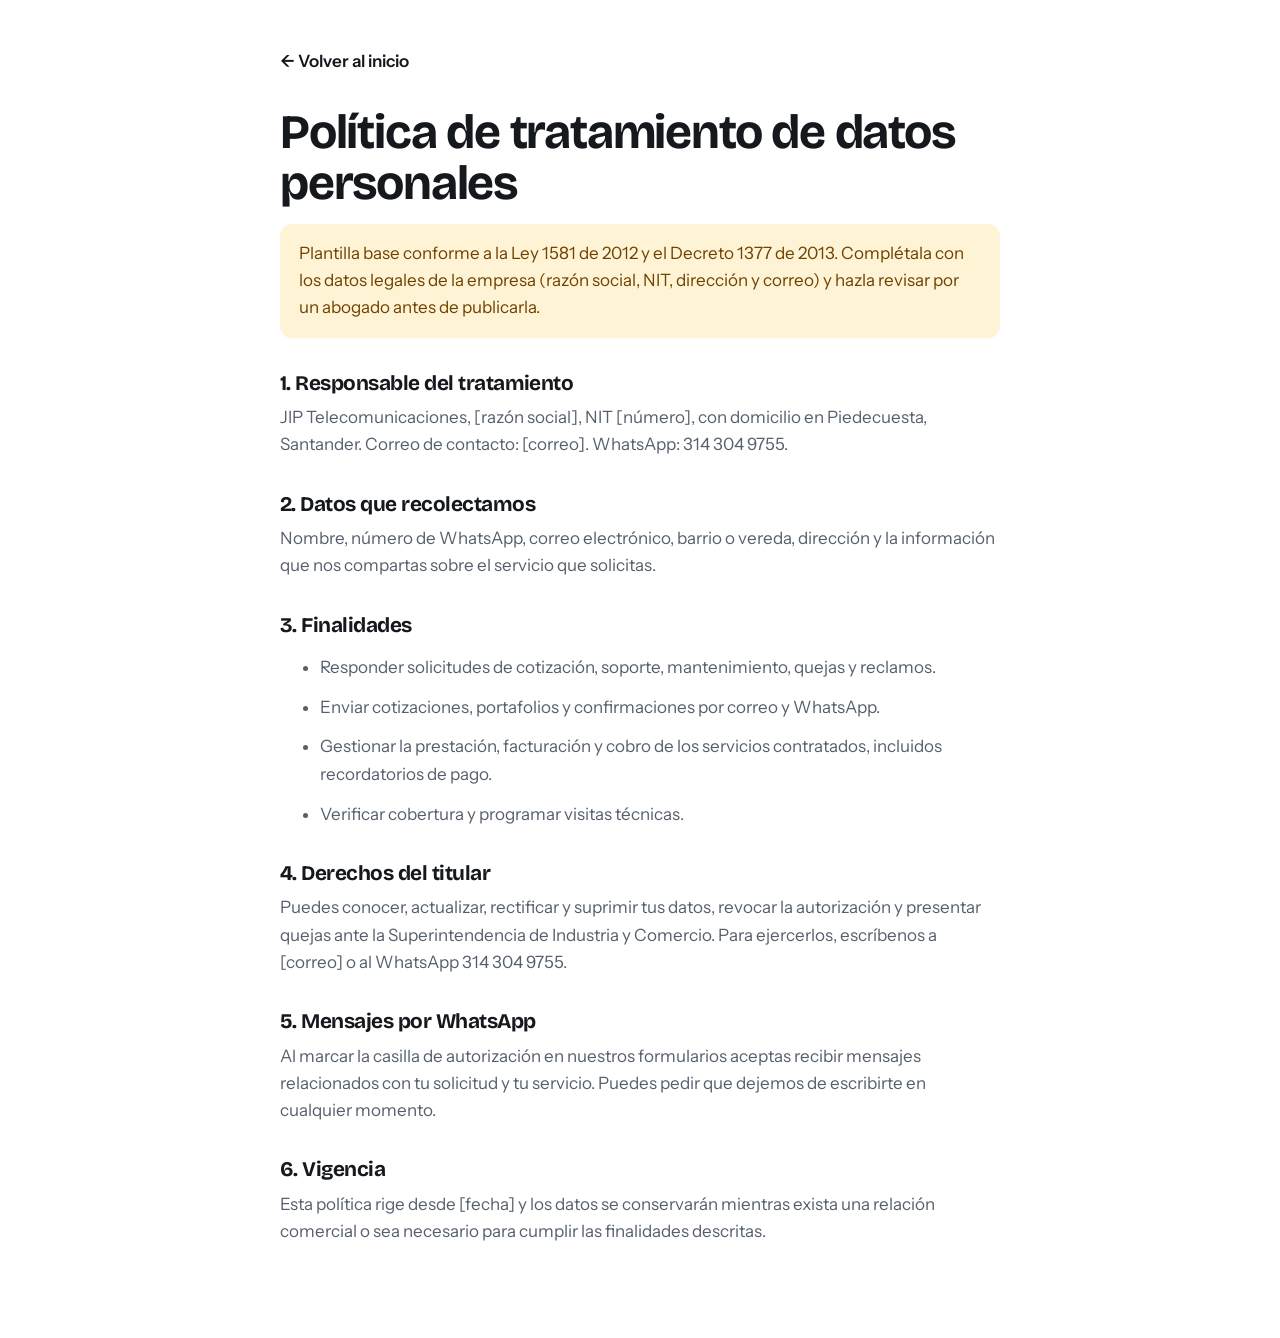
<file: privacidad.html>
<!doctype html>
<html lang="es">
<head>
  <meta charset="utf-8">
  <meta name="viewport" content="width=device-width, initial-scale=1">
  <title>Política de tratamiento de datos · JIP Telecomunicaciones</title>
  <link rel="icon" href="favicon.png">
  <link href="https://fonts.googleapis.com/css2?family=Bricolage+Grotesque:opsz,wght@12..96,700&family=Instrument+Sans:wght@400;600&display=swap" rel="stylesheet">
  <link rel="stylesheet" href="styles.css">
  <style>
    .legal { max-width: 760px; margin: 0 auto; padding: 3rem 1.25rem 5rem; }
    .legal h1 { font-size: clamp(2rem, 5vw, 3rem); margin: 2rem 0 1rem; }
    .legal h2 { font-size: 1.3rem; max-width: none; margin: 2.2rem 0 .6rem; }
    .legal p, .legal li { color: var(--slate); margin-bottom: .8rem; }
    .legal .note { background: var(--yolk-soft); color: var(--yolk-ink); padding: 1rem 1.2rem; border-radius: 12px; }
    .legal .back { font-weight: 600; text-decoration: none; }
  </style>
</head>
<body>
  <main class="legal">
    <a class="back" href="index.html">← Volver al inicio</a>
    <h1>Política de tratamiento de datos personales</h1>
    <p class="note">Plantilla base conforme a la Ley 1581 de 2012 y el Decreto 1377 de 2013. Complétala con los datos legales de la empresa (razón social, NIT, dirección y correo) y hazla revisar por un abogado antes de publicarla.</p>

    <h2>1. Responsable del tratamiento</h2>
    <p>JIP Telecomunicaciones, [razón social], NIT [número], con domicilio en Piedecuesta, Santander. Correo de contacto: [correo]. WhatsApp: 314 304 9755.</p>

    <h2>2. Datos que recolectamos</h2>
    <p>Nombre, número de WhatsApp, correo electrónico, barrio o vereda, dirección y la información que nos compartas sobre el servicio que solicitas.</p>

    <h2>3. Finalidades</h2>
    <ul>
      <li>Responder solicitudes de cotización, soporte, mantenimiento, quejas y reclamos.</li>
      <li>Enviar cotizaciones, portafolios y confirmaciones por correo y WhatsApp.</li>
      <li>Gestionar la prestación, facturación y cobro de los servicios contratados, incluidos recordatorios de pago.</li>
      <li>Verificar cobertura y programar visitas técnicas.</li>
    </ul>

    <h2>4. Derechos del titular</h2>
    <p>Puedes conocer, actualizar, rectificar y suprimir tus datos, revocar la autorización y presentar quejas ante la Superintendencia de Industria y Comercio. Para ejercerlos, escríbenos a [correo] o al WhatsApp 314 304 9755.</p>

    <h2>5. Mensajes por WhatsApp</h2>
    <p>Al marcar la casilla de autorización en nuestros formularios aceptas recibir mensajes relacionados con tu solicitud y tu servicio. Puedes pedir que dejemos de escribirte en cualquier momento.</p>

    <h2>6. Vigencia</h2>
    <p>Esta política rige desde [fecha] y los datos se conservarán mientras exista una relación comercial o sea necesario para cumplir las finalidades descritas.</p>
  </main>
</body>
</html>
</file>
<file: styles.css>
/* ════════════════════════════════════════════════════════════
   JIP Telecomunicaciones · Sistema visual
   Amarillo yema (marca) sobre el azul del cielo al atardecer de la foto del hero.
   ════════════════════════════════════════════════════════════ */
:root {
  --yolk: #f6a609;
  --yolk-hi: #ffc23d;
  --yolk-soft: #fff3d6;
  --yolk-ink: #6e4200;
  --night: #0f1a2a;
  --night-2: #172538;
  --night-line: #26374f;
  --ink: #15181d;
  --slate: #56606d;
  --mist: #f3f5f7;
  --paper: #ffffff;
  --line: #e2e6ea;
  --ok: #1f8a5b;
  --bad: #c0392b;

  --display: 'Bricolage Grotesque', 'Segoe UI', system-ui, sans-serif;
  --body: 'Instrument Sans', 'Segoe UI', system-ui, sans-serif;
  --r-sm: 10px;
  --r-md: 16px;
  --r-lg: 24px;
  --wrap: 1200px;
  --pad: clamp(4.5rem, 9vw, 8rem);
  --ease: cubic-bezier(.2, .7, .2, 1);
}

*, *::before, *::after { box-sizing: border-box; }
html { scroll-behavior: smooth; scroll-padding-top: 84px; -webkit-text-size-adjust: 100%; }
@media (prefers-reduced-motion: reduce) { html { scroll-behavior: auto; } *, *::before, *::after { animation: none !important; transition: none !important; } }
body {
  margin: 0; font-family: var(--body); font-size: 1.0625rem; line-height: 1.6; color: var(--ink); background: var(--paper);
  -webkit-font-smoothing: antialiased; text-rendering: optimizeLegibility;
}
img, video, canvas, svg { display: block; max-width: 100%; }
img { height: auto; }
a { color: inherit; }
h1, h2, h3 { font-family: var(--display); line-height: 1.05; letter-spacing: -0.025em; margin: 0; font-weight: 700; }
h2 { font-size: clamp(2rem, 4.2vw, 3.4rem); max-width: 18ch; text-wrap: balance; }
h3 { font-size: 1.25rem; letter-spacing: -0.01em; }
p { margin: 0; }
.center { text-align: center; margin-inline: auto; }
.wrap { width: min(100% - 2.5rem, var(--wrap)); margin-inline: auto; }
.sr-only { position: absolute; width: 1px; height: 1px; overflow: hidden; clip: rect(0 0 0 0); white-space: nowrap; }
.skip { position: absolute; left: 1rem; top: -4rem; z-index: 100; background: var(--yolk); color: var(--ink); padding: .6rem 1rem; border-radius: var(--r-sm); font-weight: 600; }
.skip:focus { top: 1rem; }
:focus-visible { outline: 3px solid var(--yolk); outline-offset: 3px; border-radius: 4px; }
.hp { position: absolute; left: -9999px; }
[hidden] { display: none !important; }

/* ───── Botones */
.btn {
  display: inline-flex; align-items: center; justify-content: center; gap: .5rem;
  font: 600 1rem/1 var(--body); padding: .95rem 1.4rem; border-radius: 999px; border: 1.5px solid transparent;
  text-decoration: none; cursor: pointer; white-space: nowrap;
  transition: background .2s var(--ease), color .2s var(--ease), border-color .2s var(--ease), transform .2s var(--ease);
}
.btn:active { transform: translateY(1px); }
.btn-yolk { background: var(--yolk); color: var(--ink); }
.btn-yolk:hover { background: var(--yolk-hi); }
.btn-outline { border-color: var(--ink); color: var(--ink); background: transparent; }
.btn-outline:hover { background: var(--ink); color: var(--paper); }
.btn-outline-light { border-color: rgba(255,255,255,.5); color: #fff; background: transparent; }
.btn-outline-light:hover { border-color: #fff; background: rgba(255,255,255,.08); }
.btn-sm { padding: .65rem 1.05rem; font-size: .92rem; }
.btn-lg { padding: 1.15rem 1.6rem; font-size: 1.05rem; }
.btn-block { width: 100%; }
.btn:disabled { opacity: .6; cursor: progress; }

/* ───── Encabezado */
.site-header {
  position: fixed; inset: 0 0 auto; z-index: 50; color: #fff;
  padding-top: env(safe-area-inset-top, 0px);
  transition: background .3s var(--ease), box-shadow .3s var(--ease);
}
.site-header.is-solid { background: rgba(15, 26, 42, .92); backdrop-filter: saturate(1.4) blur(14px); -webkit-backdrop-filter: saturate(1.4) blur(14px); box-shadow: 0 1px 0 rgba(255,255,255,.06); }
.header-inner { display: flex; align-items: center; gap: 2rem; height: 76px; }
.brand { display: flex; align-items: center; gap: .7rem; text-decoration: none; color: inherit; flex: none; }
.brand img { width: 44px; height: 44px; border-radius: 50%; }
.brand-text { display: flex; flex-direction: column; line-height: 1; }
.brand-text strong { font-family: var(--display); font-size: 1.45rem; font-weight: 800; letter-spacing: -.02em; }
.brand-text small { font-size: .7rem; letter-spacing: .08em; color: var(--yolk-hi); margin-top: .2rem; }
.nav { display: flex; gap: 1.6rem; margin-left: auto; }
.nav a { text-decoration: none; font-size: .95rem; font-weight: 500; opacity: .86; padding: .4rem 0; position: relative; }
.nav a:hover { opacity: 1; }
.nav a:not(.btn)::after { content: ''; position: absolute; left: 0; right: 0; bottom: 0; height: 2px; background: var(--yolk); transform: scaleX(0); transform-origin: left; transition: transform .25s var(--ease); }
.nav a:not(.btn):hover::after { transform: scaleX(1); }
.nav-cta-mobile { display: none !important; }
.header-actions { display: flex; align-items: center; gap: 1rem; }
.header-phone { text-decoration: none; font-weight: 600; font-size: .95rem; font-variant-numeric: tabular-nums; }
.menu-btn { display: none; width: 44px; height: 44px; border: 0; background: transparent; color: inherit; cursor: pointer; position: relative; }
.menu-btn span { position: absolute; left: 11px; right: 11px; height: 2px; background: currentColor; transition: transform .25s var(--ease), top .25s var(--ease); }
.menu-btn span:first-child { top: 17px; }
.menu-btn span:last-child { top: 25px; }
.menu-open .menu-btn span:first-child { top: 21px; transform: rotate(45deg); }
.menu-open .menu-btn span:last-child { top: 21px; transform: rotate(-45deg); }

/* ───── Hero */
.hero { position: relative; min-height: max(100svh, 680px); display: flex; align-items: center; color: #fff; overflow: hidden; background: var(--night); isolation: isolate; }
.hero-media, .hero-media img { position: absolute; inset: 0; width: 100%; height: 100%; }
.hero-media img { object-fit: cover; object-position: right center; animation: heroZoom 18s var(--ease) both; }
@keyframes heroZoom { from { transform: scale(1.06); } to { transform: scale(1); } }
.hero-signal { position: absolute; inset: 0; width: 100%; height: 100%; z-index: 1; pointer-events: none; }
.hero-shade { position: absolute; inset: 0; z-index: 1; background:
  linear-gradient(90deg, rgba(10,18,30,.9) 0%, rgba(10,18,30,.72) 34%, rgba(10,18,30,.15) 62%, rgba(10,18,30,0) 78%),
  linear-gradient(0deg, rgba(10,18,30,.55) 0%, rgba(10,18,30,0) 30%); }
.hero-inner { position: relative; z-index: 2; padding-block: 8rem 5rem; }
.hero-inner > * { max-width: 640px; animation: rise .9s var(--ease) both; }
.hero-inner > :nth-child(2) { animation-delay: .08s; }
.hero-inner > :nth-child(3) { animation-delay: .16s; }
.hero-inner > :nth-child(4) { animation-delay: .24s; }
.hero-inner > :nth-child(n+5) { animation-delay: .32s; }
@keyframes rise { from { opacity: 0; transform: translateY(18px); } to { opacity: 1; transform: none; } }
.hero-kicker { font-size: .95rem; font-weight: 600; color: var(--yolk-hi); margin-bottom: 1.2rem; }
.hero h1 { font-size: clamp(2.6rem, 5.6vw, 4.8rem); font-weight: 800; line-height: 1; letter-spacing: -.035em; max-width: 15ch; }
.rotator { display: inline-block; position: relative; transition: opacity .38s var(--ease), transform .38s var(--ease); }
.rotator::after { content: ''; position: absolute; left: 0; right: 0; bottom: .02em; height: .09em; background: var(--yolk); border-radius: 2px; }
.rotator.is-out { opacity: 0; transform: translateY(-.15em); }
.hero-sub { font-size: clamp(1.05rem, 1.6vw, 1.22rem); color: rgba(255,255,255,.84); margin: 1.5rem 0 2.2rem; max-width: 46ch; }

.coverage { display: flex; align-items: center; gap: .5rem; background: #fff; border-radius: 18px; padding: .45rem .45rem .45rem 1rem; box-shadow: 0 20px 50px -20px rgba(0,0,0,.5); }
.coverage-pin { width: 22px; height: 22px; flex: none; fill: none; stroke: var(--yolk-ink); stroke-width: 1.8; }
.coverage input { flex: 1; min-width: 0; border: 0; outline: 0; font: 500 1.05rem var(--body); color: var(--ink); background: transparent; padding: .8rem .2rem; }
.coverage input::placeholder { color: #8a929c; }
.coverage .btn { border-radius: 13px; }
.coverage-result:empty { display: none; }
.coverage-result { margin-top: .9rem; }
.result { display: flex; gap: 1rem; align-items: center; justify-content: space-between; padding: 1rem 1.1rem; border-radius: 16px; backdrop-filter: blur(12px); -webkit-backdrop-filter: blur(12px); animation: rise .45s var(--ease) both; }
.result p { font-size: .93rem; color: rgba(255,255,255,.82); margin-top: .15rem; }
.result-ok { background: rgba(246,166,9,.16); border: 1px solid rgba(246,166,9,.55); }
.result-ok strong::before { content: ''; display: inline-block; width: .55rem; height: .55rem; border-radius: 50%; background: var(--yolk); margin-right: .5rem; vertical-align: .08em; }
.result-pending { background: rgba(255,255,255,.1); border: 1px solid rgba(255,255,255,.25); }
.hero-proof { list-style: none; padding: 0; margin: 2rem 0 0; display: flex; flex-wrap: wrap; gap: .6rem 1.6rem; font-size: .93rem; color: rgba(255,255,255,.82); }
.hero-proof li { display: flex; align-items: center; gap: .5rem; }
.hero-proof li::before { content: ''; width: 16px; height: 16px; flex: none; background: var(--yolk); -webkit-mask: url("data:image/svg+xml,%3Csvg xmlns='http://www.w3.org/2000/svg' viewBox='0 0 24 24'%3E%3Cpath d='m5 12.5 4.5 4.5L19 7.5' fill='none' stroke='%23000' stroke-width='3' stroke-linecap='round' stroke-linejoin='round'/%3E%3C/svg%3E") center/contain no-repeat; mask: url("data:image/svg+xml,%3Csvg xmlns='http://www.w3.org/2000/svg' viewBox='0 0 24 24'%3E%3Cpath d='m5 12.5 4.5 4.5L19 7.5' fill='none' stroke='%23000' stroke-width='3' stroke-linecap='round' stroke-linejoin='round'/%3E%3C/svg%3E") center/contain no-repeat; }

/* ───── Secciones */
.section { padding-block: var(--pad); }
.dark { background: var(--night); color: #fff; }
.eyebrow { font-weight: 600; font-size: .95rem; color: var(--yolk-ink); margin-bottom: 1rem; }
.dark .eyebrow { color: var(--yolk-hi); }
.section-head { margin-bottom: clamp(2.5rem, 5vw, 4rem); display: grid; gap: 1.2rem; }
.section-head > p, .section-head-split > p { color: var(--slate); font-size: 1.1rem; max-width: 44ch; }
.dark .section-head-split > p { color: rgba(255,255,255,.72); }
.section-head-split { grid-template-columns: 1.35fr 1fr; align-items: end; gap: 3rem; }
.ico { width: 30px; height: 30px; fill: none; stroke: currentColor; stroke-width: 1.6; stroke-linecap: round; stroke-linejoin: round; }

/* Servicios */
.service-grid { display: grid; grid-template-columns: repeat(3, 1fr); gap: 1rem; }
.service-tile { display: flex; flex-direction: column; gap: .8rem; padding: 2rem; border-radius: var(--r-lg); background: var(--mist); text-decoration: none; min-height: 250px; transition: background .25s var(--ease), transform .25s var(--ease); }
.service-tile:hover { background: #e9edf1; transform: translateY(-3px); }
.service-tile .ico { color: var(--yolk-ink); margin-bottom: auto; }
.service-tile p { color: var(--slate); font-size: .98rem; }
.tile-link { font-weight: 600; font-size: .95rem; display: inline-flex; gap: .4rem; align-items: center; margin-top: .3rem; }
.tile-link::after { content: '→'; transition: transform .2s var(--ease); }
.service-tile:hover .tile-link::after { transform: translateX(4px); }
.tile-feature { grid-column: span 2; background: var(--yolk); }
.tile-feature:hover { background: var(--yolk-hi); }
.tile-feature h3 { font-size: clamp(1.6rem, 3vw, 2.4rem); }
.tile-feature p { color: var(--yolk-ink); font-size: 1.1rem; max-width: 34ch; }
.tile-feature .ico { color: var(--ink); width: 38px; height: 38px; }

/* Planes */
.plans-section { background: var(--mist); }
.plans { display: grid; grid-template-columns: repeat(3, 1fr); gap: 1rem; }
.plan { position: relative; background: var(--paper); border-radius: var(--r-lg); padding: 2rem; display: flex; flex-direction: column; gap: 1.2rem; border: 1px solid var(--line); }
.plan-speed { display: flex; align-items: baseline; gap: .4rem; }
.plan-speed strong { font-family: var(--display); font-size: clamp(3.4rem, 6vw, 4.6rem); line-height: .9; font-weight: 800; letter-spacing: -.04em; }
.plan-speed span { font-weight: 600; color: var(--slate); }
.plan-ideal { color: var(--slate); font-size: .98rem; min-height: 3.2em; }
.plan-price { display: flex; align-items: baseline; gap: .4rem; margin-top: auto; padding-top: 1.2rem; border-top: 1px solid var(--line); }
.plan-price strong { font-family: var(--display); font-size: 1.7rem; letter-spacing: -.02em; font-variant-numeric: tabular-nums; }
.plan-price span { color: var(--slate); font-size: .95rem; }
.plan-featured { background: var(--night); color: #fff; border-color: var(--night); }
.plan-featured .plan-speed strong { color: var(--yolk); }
.plan-featured .plan-speed span, .plan-featured .plan-ideal, .plan-featured .plan-price span { color: rgba(255,255,255,.72); }
.plan-featured .plan-price { border-color: var(--night-line); }
.plan-flag { position: absolute; top: 1.3rem; right: 1.3rem; background: var(--yolk); color: var(--ink); font-size: .78rem; font-weight: 700; padding: .3rem .7rem; border-radius: 999px; }

.advisor { margin-top: 1rem; background: var(--paper); border: 1px solid var(--line); border-radius: var(--r-lg); padding: 2rem; display: grid; grid-template-columns: 1fr 1.6fr 1fr; gap: 2rem; align-items: center; }
.advisor-copy h3 { font-size: 1.5rem; margin-bottom: .5rem; }
.advisor-copy p { color: var(--slate); }
.advisor-form { display: grid; gap: 1.1rem; }
fieldset { border: 0; margin: 0; padding: 0; min-width: 0; }
legend { font-weight: 600; font-size: .9rem; margin-bottom: .55rem; padding: 0; }
.chips { display: flex; flex-wrap: wrap; gap: .45rem; }
.chips label { cursor: pointer; }
.chips input { position: absolute; opacity: 0; pointer-events: none; }
.chips span { display: inline-block; padding: .5rem .9rem; border-radius: 999px; border: 1.5px solid var(--line); font-size: .92rem; font-weight: 500; transition: all .2s var(--ease); user-select: none; }
.chips label:hover span { border-color: var(--slate); }
.chips input:checked + span { background: var(--ink); border-color: var(--ink); color: #fff; }
.chips input:focus-visible + span { outline: 3px solid var(--yolk); outline-offset: 2px; }
.advisor-result { background: var(--yolk-soft); border-radius: var(--r-md); padding: 1.4rem; display: flex; flex-direction: column; gap: .3rem; align-items: flex-start; }
.advisor-result span { font-size: .9rem; color: var(--yolk-ink); font-weight: 600; }
.advisor-result strong { font-family: var(--display); font-size: 2.4rem; letter-spacing: -.03em; line-height: 1; }
.advisor-result small { color: var(--yolk-ink); font-size: .88rem; margin-bottom: .6rem; }

/* Rural */
.rural-grid { display: grid; grid-template-columns: 1.05fr .95fr; gap: clamp(2.5rem, 6vw, 6rem); align-items: center; }
.rural-copy > p { color: var(--slate); font-size: 1.1rem; margin: 1.5rem 0; max-width: 52ch; }
.checks { list-style: none; padding: 0; margin: 0 0 2rem; display: grid; gap: .7rem; }
.checks li { display: flex; gap: .7rem; align-items: flex-start; font-weight: 500; }
.checks li::before { content: ''; flex: none; width: 22px; height: 22px; margin-top: .1rem; border-radius: 50%; background: var(--yolk) url("data:image/svg+xml,%3Csvg xmlns='http://www.w3.org/2000/svg' viewBox='0 0 24 24'%3E%3Cpath d='m6.5 12.5 3.5 3.5 7.5-8' fill='none' stroke='%2315181d' stroke-width='2.6' stroke-linecap='round' stroke-linejoin='round'/%3E%3C/svg%3E") center/15px no-repeat; }
.rural-figure { margin: 0; position: relative; }
.rural-figure img { width: 100%; height: auto; aspect-ratio: 4 / 5; object-fit: cover; border-radius: var(--r-lg); }
.rural-figure figcaption { position: absolute; left: 1rem; bottom: 1rem; background: rgba(15,26,42,.78); color: #fff; font-size: .85rem; padding: .45rem .8rem; border-radius: 999px; backdrop-filter: blur(8px); -webkit-backdrop-filter: blur(8px); }

/* Seguridad */
.security-grid { display: grid; grid-template-columns: 1.25fr 1fr; gap: clamp(2rem, 5vw, 4.5rem); align-items: center; }
.live-view { background: #0a121e; border: 1px solid var(--night-line); border-radius: var(--r-lg); padding: 1rem; box-shadow: 0 40px 80px -40px rgba(0,0,0,.7); }
.live-bar { display: flex; justify-content: space-between; align-items: center; padding: .2rem .3rem .9rem; font-size: .85rem; color: rgba(255,255,255,.7); font-variant-numeric: tabular-nums; }
.live-dot { display: inline-flex; align-items: center; gap: .45rem; font-weight: 600; color: #fff; }
.live-dot::before { content: ''; width: 8px; height: 8px; border-radius: 50%; background: #ff4d4d; animation: blink 1.4s steps(2) infinite; }
@keyframes blink { 50% { opacity: .25; } }
.cams { display: grid; grid-template-columns: 1fr 1fr; gap: .5rem; }
.cam { position: relative; aspect-ratio: 16 / 10; border-radius: 10px; overflow: hidden; }
.cam::before { content: ''; position: absolute; inset: 0; background: repeating-linear-gradient(0deg, rgba(255,255,255,.025) 0 1px, transparent 1px 3px); }
.cam-1 { background: radial-gradient(120% 90% at 70% 110%, #5a4a33 0%, #2c2a26 45%, #1a1d22 100%); }
.cam-1::after { content: ''; position: absolute; left: 8%; right: 8%; bottom: 18%; height: 42%; border: 2px solid rgba(255,255,255,.12); border-bottom: 0; background: repeating-linear-gradient(90deg, rgba(255,255,255,.1) 0 3px, transparent 3px 22px); }
.cam-2 { background: linear-gradient(180deg, #2a3442 0%, #3c4652 55%, #1c232c 56%, #2a323c 100%); }
.cam-2::after { content: ''; position: absolute; left: 12%; bottom: 14%; width: 38%; height: 26%; border-radius: 8px 12px 4px 4px; background: #4a5462; box-shadow: 120% 0 0 #3a4350; }
.cam-3 { background: linear-gradient(135deg, #2c2f33 0%, #3a3d40 40%, #25282c 100%); }
.cam-3::after { content: ''; position: absolute; inset: 22% 14% 14%; background: repeating-linear-gradient(0deg, #4b4f55 0 14px, #34373c 14px 18px); border-radius: 3px; opacity: .8; }
.cam-4 { background: radial-gradient(90% 80% at 40% 70%, #3d5a3c 0%, #1f3321 50%, #0f1c12 100%); filter: saturate(.8); }
.cam-4::after { content: ''; position: absolute; left: 25%; bottom: 20%; width: 30%; height: 40%; border-radius: 50% 50% 8px 8px; background: rgba(160, 220, 150, .18); }
.cam-label { position: absolute; left: .55rem; bottom: .5rem; z-index: 2; font-size: .75rem; font-weight: 600; color: #fff; background: rgba(0,0,0,.5); padding: .2rem .5rem; border-radius: 6px; }
.motion { position: absolute; z-index: 2; left: 38%; top: 30%; width: 22%; height: 46%; border: 2px solid var(--yolk); border-radius: 4px; animation: track 6s var(--ease) infinite; }
.motion::after { content: 'Persona'; position: absolute; top: -1.35rem; left: -2px; background: var(--yolk); color: var(--ink); font-size: .65rem; font-weight: 700; padding: .1rem .35rem; border-radius: 3px; }
@keyframes track { 0%, 100% { transform: translate(0, 0); } 50% { transform: translate(60%, 6%); } }
.live-alert { margin-top: .8rem; font-size: .85rem; color: rgba(255,255,255,.75); background: rgba(246,166,9,.1); border: 1px solid rgba(246,166,9,.35); border-radius: 10px; padding: .6rem .8rem; }
.live-alert strong { color: var(--yolk-hi); }
.feature-list { list-style: none; padding: 0; margin: 0; display: grid; gap: 1.6rem; }
.feature-list li { padding-left: 1.2rem; border-left: 2px solid var(--night-line); border-radius: 0; transition: border-color .25s var(--ease); }
.feature-list li:hover { border-color: var(--yolk); }
.feature-list h3 { font-size: 1.15rem; margin-bottom: .35rem; }
.feature-list p { color: rgba(255,255,255,.7); font-size: .98rem; }
.security-cta { display: flex; align-items: center; gap: 1.2rem; flex-wrap: wrap; margin-top: 3rem; color: rgba(255,255,255,.7); font-size: .95rem; }

/* Solar */
.calc { display: grid; grid-template-columns: 1.1fr 1fr; border-radius: var(--r-lg); overflow: hidden; border: 1px solid var(--line); }
.calc-inputs { padding: clamp(1.6rem, 4vw, 3rem); display: grid; gap: 2rem; align-content: start; }
.field { display: grid; gap: .7rem; }
.field > span { font-weight: 600; }
.field small { color: var(--slate); font-size: .85rem; }
.money { display: flex; align-items: center; gap: .4rem; border-bottom: 2px solid var(--ink); padding-bottom: .3rem; font-family: var(--display); font-size: clamp(2rem, 4vw, 2.8rem); font-weight: 700; }
.money input { border: 0; outline: 0; background: transparent; font: inherit; color: inherit; width: 100%; min-width: 0; letter-spacing: -.02em; font-variant-numeric: tabular-nums; }
input[type='range'] { width: 100%; accent-color: var(--yolk); height: 28px; }
.seg { display: inline-grid; grid-auto-flow: column; background: var(--mist); border-radius: 12px; padding: 4px; justify-self: start; }
.seg input { position: absolute; opacity: 0; }
.seg span { display: block; padding: .6rem 1.3rem; border-radius: 9px; font-weight: 600; cursor: pointer; transition: all .2s var(--ease); }
.seg input:checked + span { background: var(--paper); box-shadow: 0 1px 3px rgba(0,0,0,.12); }
.seg input:focus-visible + span { outline: 3px solid var(--yolk); }
.calc-advanced summary { cursor: pointer; font-weight: 600; font-size: .92rem; color: var(--slate); }
.calc-advanced[open] summary { margin-bottom: .8rem; }
.field-inline { display: flex; justify-content: space-between; align-items: center; gap: 1rem; font-size: .92rem; padding: .4rem 0; }
.field-inline input { width: 110px; padding: .45rem .6rem; border: 1px solid var(--line); border-radius: 8px; font: inherit; text-align: right; }
.calc-output { background: var(--yolk); padding: clamp(1.6rem, 4vw, 3rem); display: flex; flex-direction: column; gap: 1.6rem; }
.calc-main span { font-weight: 600; color: var(--yolk-ink); }
.calc-main strong { display: block; font-family: var(--display); font-size: clamp(2.8rem, 6vw, 4.4rem); font-weight: 800; letter-spacing: -.04em; line-height: 1; margin: .3rem 0; font-variant-numeric: tabular-nums; }
.calc-main small { font-size: 1rem; color: var(--yolk-ink); font-weight: 500; }
.calc-stats { display: grid; grid-template-columns: 1fr 1fr; gap: 1px; background: rgba(110,66,0,.2); margin: 0; border-radius: 12px; overflow: hidden; }
.calc-stats div { background: var(--yolk); padding: .9rem 0; }
.calc-stats div:nth-child(odd) { padding-right: 1rem; }
.calc-stats div:nth-child(even) { padding-left: 1rem; }
.calc-stats dt { font-size: .82rem; color: var(--yolk-ink); font-weight: 600; }
.calc-stats dd { margin: .15rem 0 0; font-family: var(--display); font-size: 1.45rem; font-weight: 700; letter-spacing: -.02em; }
.calc-output .btn-yolk { background: var(--ink); color: #fff; margin-top: auto; }
.calc-output .btn-yolk:hover { background: #000; }
.calc-note { font-size: .82rem; color: var(--yolk-ink); }
.steps { list-style: none; counter-reset: s; padding: 0; margin: clamp(3rem, 6vw, 4.5rem) 0 0; display: grid; grid-template-columns: repeat(4, 1fr); gap: 2rem; }
.steps li { counter-increment: s; display: grid; gap: .4rem; padding-top: 1.1rem; border-top: 2px solid var(--ink); }
.steps li::before { content: counter(s, decimal-leading-zero); font-family: var(--display); font-weight: 700; color: var(--yolk-ink); font-size: .95rem; }
.steps strong { font-family: var(--display); font-size: 1.2rem; letter-spacing: -.01em; }
.steps span { color: var(--slate); font-size: .95rem; }

/* Eléctricas */
.electric { background: var(--mist); }
.electric-grid { display: grid; grid-template-columns: 1fr 1fr; gap: clamp(2.5rem, 6vw, 6rem); align-items: center; }
.electric-grid > div > p { color: var(--slate); font-size: 1.1rem; margin: 1.5rem 0 2rem; max-width: 50ch; }
.electric-list { list-style: none; padding: 0; margin: 0; }
.electric-list li { display: flex; align-items: center; gap: 1rem; font-family: var(--display); font-size: clamp(1.2rem, 2.2vw, 1.55rem); font-weight: 600; letter-spacing: -.015em; padding: 1.1rem 0; border-bottom: 1px solid #d3d9df; }
.electric-list li:first-child { border-top: 1px solid #d3d9df; }
.electric-list li::before { content: ''; width: 10px; height: 10px; border-radius: 2px; background: var(--yolk); flex: none; transform: rotate(45deg); }

/* Cobertura */
.coverage-grid { display: grid; grid-template-columns: 1.2fr 1fr; gap: clamp(2.5rem, 5vw, 5rem); align-items: center; }
.coverage-grid > div > p { color: var(--slate); font-size: 1.05rem; margin: 1.2rem 0 1.5rem; }
.video-frame { position: relative; border-radius: var(--r-lg); overflow: hidden; background: var(--night); aspect-ratio: 16 / 10; }
.video-frame video { width: 100%; height: 100%; object-fit: cover; }
.sound-btn { position: absolute; left: 1rem; bottom: 1rem; border: 0; cursor: pointer; background: rgba(15,26,42,.8); color: #fff; font: 600 .85rem var(--body); padding: .55rem .9rem; border-radius: 999px; backdrop-filter: blur(8px); -webkit-backdrop-filter: blur(8px); }
.sound-btn:hover { background: var(--night); }
.zone-list { list-style: none; padding: 0; margin: 0 0 2rem; display: grid; grid-template-columns: 1fr 1fr; column-gap: 1.5rem; }
.zone-list li { display: flex; justify-content: space-between; align-items: center; gap: .6rem; padding: .6rem 0; border-bottom: 1px solid var(--line); font-size: .95rem; }
.tag { font-style: normal; font-size: .72rem; font-weight: 700; padding: .15rem .5rem; border-radius: 999px; white-space: nowrap; }
.tag-fibra { background: var(--yolk); color: var(--ink); }
.tag-radio { background: var(--night); color: #fff; }
.tag-mixta { background: var(--mist); color: var(--slate); border: 1px solid var(--line); }

/* Testimonios */
.testimonials { background: var(--mist); }
.testimonials h2 { max-width: 20ch; margin-bottom: clamp(2.5rem, 5vw, 4rem); }
.quotes { display: grid; grid-template-columns: repeat(3, 1fr); gap: 1rem; }
.quotes figure { margin: 0; background: var(--paper); border-radius: var(--r-lg); padding: 2rem; display: flex; flex-direction: column; gap: 1.6rem; }
.quotes blockquote { margin: 0; font-size: 1.08rem; line-height: 1.55; }
.quotes blockquote::before { content: '“'; display: block; font-family: var(--display); font-size: 3.2rem; line-height: .6; color: var(--yolk); margin-bottom: .6rem; }
.quotes figcaption { margin-top: auto; display: grid; font-size: .92rem; }
.quotes figcaption span { color: var(--slate); }

/* Por qué */
.why-grid { display: grid; grid-template-columns: 1fr 1.3fr; gap: clamp(2.5rem, 6vw, 6rem); align-items: start; }
.why-list { display: grid; grid-template-columns: 1fr 1fr; gap: 2.5rem 2rem; margin: 0; }
.why-list dt { font-family: var(--display); font-size: 1.3rem; font-weight: 700; letter-spacing: -.015em; margin-bottom: .5rem; padding-top: 1rem; border-top: 2px solid var(--yolk); }
.why-list dd { margin: 0; color: var(--slate); }

/* Contacto */
.contact-grid { display: grid; grid-template-columns: .85fr 1.15fr; gap: clamp(2.5rem, 6vw, 5.5rem); align-items: start; }
.contact-copy > p { color: rgba(255,255,255,.75); font-size: 1.1rem; margin: 1.3rem 0 2.2rem; max-width: 42ch; }
.contact-points { list-style: none; padding: 0; margin: 0; display: grid; gap: 1.2rem; }
.contact-points li { display: grid; gap: .15rem; font-family: var(--display); font-size: 1.35rem; font-weight: 600; }
.contact-points span { font-family: var(--body); font-size: .85rem; font-weight: 500; color: rgba(255,255,255,.6); }
.contact-points a { text-decoration: none; }
.contact-points a:hover { color: var(--yolk-hi); }
.lead-form, .lead-done { background: var(--paper); color: var(--ink); border-radius: var(--r-lg); padding: clamp(1.4rem, 3.5vw, 2.5rem); box-shadow: 0 40px 80px -40px rgba(0,0,0,.6); }
.type-switch { display: grid; grid-template-columns: repeat(3, 1fr); background: var(--mist); border-radius: 14px; padding: 4px; margin-bottom: 1.6rem; }
.type-switch label { cursor: pointer; }
.type-switch input { position: absolute; opacity: 0; }
.type-switch span { display: block; text-align: center; padding: .7rem .4rem; border-radius: 11px; font-weight: 600; font-size: .9rem; line-height: 1.25; transition: all .2s var(--ease); }
.type-switch input:checked + span { background: var(--paper); box-shadow: 0 1px 4px rgba(0,0,0,.12); }
.type-switch input:focus-visible + span { outline: 3px solid var(--yolk); }
.form-grid { display: grid; grid-template-columns: 1fr 1fr; gap: 1rem; margin-bottom: 1.4rem; }
.f { display: grid; gap: .4rem; align-content: start; }
.f-full { grid-column: 1 / -1; }
.f > span, .f > legend { font-size: .88rem; font-weight: 600; }
.f input, .f select, .f textarea {
  width: 100%; font: 400 1rem var(--body); color: var(--ink); background: var(--paper);
  border: 1.5px solid var(--line); border-radius: 12px; padding: .85rem .9rem; transition: border-color .2s, box-shadow .2s;
}
.f select { appearance: none; background: var(--paper) url("data:image/svg+xml,%3Csvg xmlns='http://www.w3.org/2000/svg' viewBox='0 0 24 24'%3E%3Cpath d='m6 9 6 6 6-6' fill='none' stroke='%2356606d' stroke-width='2'/%3E%3C/svg%3E") right .8rem center/18px no-repeat; padding-right: 2.5rem; }
.f textarea { resize: vertical; min-height: 96px; }
.f input:focus, .f select:focus, .f textarea:focus { outline: 0; border-color: var(--ink); box-shadow: 0 0 0 4px rgba(246,166,9,.3); }
.f input:user-invalid, .f textarea:user-invalid { border-color: var(--bad); }
.consent { display: flex; gap: .7rem; align-items: flex-start; font-size: .86rem; color: var(--slate); cursor: pointer; }
.consent input { width: 20px; height: 20px; margin-top: .1rem; flex: none; accent-color: var(--yolk); }
.consent a { color: var(--ink); }
.form-status { margin-top: .9rem; font-size: .92rem; min-height: 1.2em; }
.form-status.is-error { color: var(--bad); }
.form-status a { color: inherit; font-weight: 600; }
.lead-done { display: grid; justify-items: start; gap: 1rem; outline: 0; }
.lead-done svg { width: 56px; height: 56px; fill: none; stroke: var(--ok); stroke-width: 2.5; stroke-linecap: round; stroke-linejoin: round; }
.lead-done h3 { font-size: 1.8rem; }
.lead-done p { color: var(--slate); }

/* Preguntas */
.faq-grid { display: grid; grid-template-columns: 1fr 1.6fr; gap: clamp(2rem, 6vw, 6rem); align-items: start; }
.faq-list details { border-bottom: 1px solid var(--line); }
.faq-list details:first-child { border-top: 1px solid var(--line); }
.faq-list summary { list-style: none; cursor: pointer; display: flex; justify-content: space-between; gap: 1rem; align-items: center; padding: 1.35rem 0; font-family: var(--display); font-size: 1.2rem; font-weight: 600; letter-spacing: -.01em; }
.faq-list summary::-webkit-details-marker { display: none; }
.faq-list summary::after { content: ''; flex: none; width: 28px; height: 28px; border-radius: 50%; background: var(--mist) url("data:image/svg+xml,%3Csvg xmlns='http://www.w3.org/2000/svg' viewBox='0 0 24 24'%3E%3Cpath d='M12 6v12M6 12h12' stroke='%2315181d' stroke-width='2'/%3E%3C/svg%3E") center/14px no-repeat; transition: transform .25s var(--ease), background-color .25s; }
.faq-list details[open] summary::after { transform: rotate(45deg); background-color: var(--yolk); }
.faq-list details p { color: var(--slate); padding: 0 3rem 1.4rem 0; max-width: 62ch; }

/* Pie */
.footer { background: var(--ink); color: rgba(255,255,255,.72); padding: 4.5rem 0 calc(2rem + env(safe-area-inset-bottom, 0px)); font-size: .95rem; }
.footer-grid { display: grid; grid-template-columns: 1.6fr 1fr 1fr 1fr; gap: 2.5rem; }
.footer .brand { color: #fff; margin-bottom: 1rem; }
.footer-brand p { max-width: 30ch; }
.footer h3 { font-family: var(--body); font-size: .85rem; font-weight: 600; color: #fff; margin-bottom: 1rem; letter-spacing: 0; }
.footer-grid > div:not(.footer-brand) { display: flex; flex-direction: column; gap: .55rem; align-items: flex-start; }
.footer a { text-decoration: none; }
.footer a:hover { color: var(--yolk-hi); }
.socials { display: flex; gap: .6rem; margin-top: .8rem; flex-direction: row !important; }
.socials a { width: 38px; height: 38px; border-radius: 50%; border: 1px solid rgba(255,255,255,.2); display: grid; place-items: center; }
.socials svg { width: 18px; height: 18px; fill: none; stroke: currentColor; stroke-width: 1.7; }
.footer-base { display: flex; justify-content: space-between; flex-wrap: wrap; gap: 1rem; margin-top: 3.5rem; padding-top: 1.6rem; border-top: 1px solid rgba(255,255,255,.1); font-size: .85rem; }

.wa-float { position: fixed; right: max(1.2rem, env(safe-area-inset-right)); bottom: calc(1.2rem + env(safe-area-inset-bottom, 0px)); z-index: 40; width: 58px; height: 58px; border-radius: 50%; background: #25d366; display: grid; place-items: center; box-shadow: 0 12px 30px -8px rgba(0,0,0,.45); transition: transform .2s var(--ease); }
.wa-float:hover { transform: scale(1.06); }
.wa-float svg { width: 30px; height: 30px; fill: #fff; }

/* ───── Responsive */
@media (max-width: 1080px) {
  .nav { gap: 1.1rem; }
  .header-phone { display: none; }
  .advisor { grid-template-columns: 1fr 1.4fr; }
  .advisor-result { grid-column: 1 / -1; flex-direction: row; flex-wrap: wrap; align-items: baseline; gap: .4rem 1rem; }
  .advisor-result small { margin: 0; flex: 1 1 200px; }
}
@media (max-width: 900px) {
  .menu-btn { display: block; }
  .header-actions .btn { display: none; }
  .nav {
    position: fixed; inset: 0; z-index: -1; background: var(--night); flex-direction: column; gap: 0;
    padding: calc(96px + env(safe-area-inset-top, 0px)) 1.5rem 2rem; margin: 0;
    opacity: 0; visibility: hidden; transition: opacity .25s var(--ease), visibility .25s;
  }
  .menu-open .nav { opacity: 1; visibility: visible; }
  .menu-open { overflow: hidden; }
  .menu-open .site-header { background: var(--night); }
  .nav a { font-family: var(--display); font-size: 1.8rem; font-weight: 600; padding: .7rem 0; border-bottom: 1px solid var(--night-line); opacity: 1; }
  .nav a::after { display: none; }
  .nav-cta-mobile { display: inline-flex !important; margin-top: 1.5rem; font-family: var(--body) !important; font-size: 1.05rem !important; border: 0 !important; }
  .section-head-split, .rural-grid, .security-grid, .calc, .electric-grid, .coverage-grid, .why-grid, .contact-grid, .faq-grid { grid-template-columns: 1fr; }
  .section-head-split { gap: 1.2rem; }
  .service-grid { grid-template-columns: 1fr 1fr; }
  .plans-section { overflow: hidden; }
  .plans.is-carousel { display: block; position: relative; perspective: 1100px; perspective-origin: 50% 40%; touch-action: pan-y; user-select: none; -webkit-user-select: none; cursor: grab; }
  .plans.is-carousel.is-dragging { cursor: grabbing; }
  .plans.is-carousel .plan {
    position: absolute; top: 0; left: 50%; width: min(78vw, 330px); margin-left: calc(min(78vw, 330px) / -2);
    transform-style: preserve-3d; backface-visibility: hidden; will-change: transform, opacity;
    transition: transform .55s var(--ease), opacity .55s var(--ease), box-shadow .55s var(--ease);
  }
  .plans.is-carousel .plan.is-active { box-shadow: 0 30px 60px -30px rgba(15,26,42,.45); }
  .plans.is-carousel.is-dragging .plan { transition: none; }
  .plans.is-carousel .plan:not(.is-active) .btn { pointer-events: none; }
  .carousel-nav { display: flex; align-items: center; justify-content: center; gap: 1rem; margin-top: 1.4rem; }
  .carousel-arrow { width: 44px; height: 44px; border-radius: 50%; border: 1.5px solid var(--ink); background: var(--paper); color: var(--ink); font-size: 1.2rem; cursor: pointer; display: grid; place-items: center; }
  .carousel-arrow:disabled { opacity: .3; cursor: default; }
  .carousel-dots { display: flex; gap: .45rem; }
  .carousel-dots button { width: 8px; height: 8px; padding: 0; border: 0; border-radius: 999px; background: #c5ccd3; cursor: pointer; transition: width .3s var(--ease), background .3s; }
  .carousel-dots button[aria-current='true'] { width: 26px; background: var(--ink); }
  .carousel-hint { text-align: center; font-size: .85rem; color: var(--slate); margin-top: .7rem; }
  .advisor { grid-template-columns: 1fr; }
  .quotes { grid-template-columns: 1fr; }
  .steps { grid-template-columns: 1fr 1fr; }
  .footer-grid { grid-template-columns: 1fr 1fr; }
  .rural-figure { order: -1; }
  .rural-figure img { aspect-ratio: 16 / 11; max-height: 62vh; }
}
@media (max-width: 760px) {
  .hero { align-items: flex-end; }
  .hero-media img { object-position: center; }
  .hero-shade { background: linear-gradient(0deg, rgba(10,18,30,.95) 0%, rgba(10,18,30,.8) 45%, rgba(10,18,30,.1) 75%); }
  .hero-inner { padding-block: 9rem 3rem; }
  .coverage { flex-wrap: wrap; padding: .5rem; }
  .coverage-pin { margin-left: .5rem; }
  .coverage .btn { width: 100%; }
  .result { flex-direction: column; align-items: flex-start; }
}
@media (max-width: 560px) {
  body { font-size: 1rem; }
  .service-grid { grid-template-columns: 1fr; }
  .tile-feature { grid-column: auto; }
  .service-tile { min-height: 0; }
  .form-grid { grid-template-columns: 1fr; }
  .type-switch span { font-size: .8rem; padding: .6rem .25rem; }
  .why-list, .zone-list, .steps { grid-template-columns: 1fr; }
  .calc-stats dd { font-size: 1.2rem; }
  .footer-grid { grid-template-columns: 1fr; }
  .brand-text small { display: none; }
}

.carousel-nav, .carousel-hint { display: none; }
@media (max-width: 900px) { .plans.is-carousel ~ .carousel-nav { display: flex; } .plans.is-carousel ~ .carousel-hint { display: block; } }

/* Etiqueta del plan destacado: en tarjetas angostas va arriba y no tapa la velocidad */
@media (max-width: 900px) {
  .plan-flag { position: static; align-self: flex-start; margin-bottom: -.2rem; }
}
</file>
